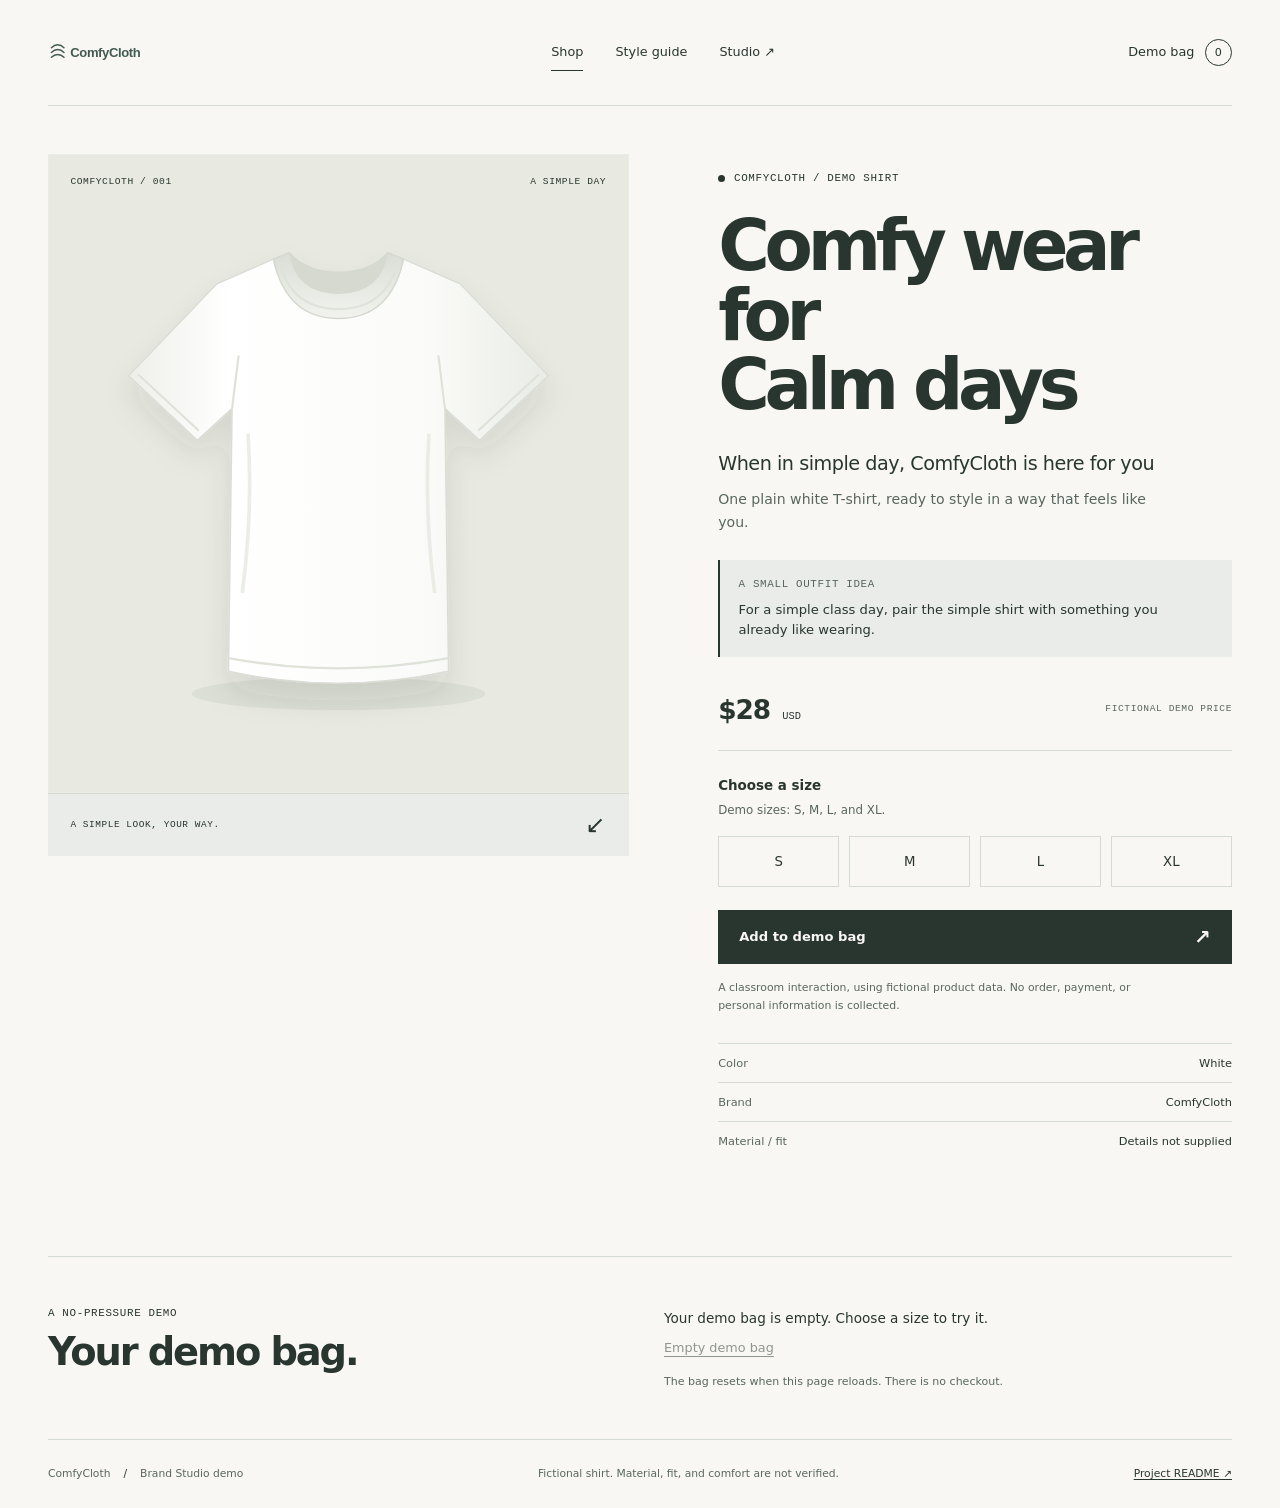
<file: public/index.html>
<!doctype html>
<html lang="en">
  <head>
    <meta charset="utf-8" />
    <meta name="viewport" content="width=device-width, initial-scale=1" />
    <meta
      name="description"
      content="ComfyCloth is a simple-day T-shirt brand concept. Explore its fictional demo storefront and outfit idea."
    />
    <title>ComfyCloth — Comfy wear for Calm days</title>
    <link rel="icon" href="data:," />
    <link rel="stylesheet" href="styles.css" />
    <script src="shop.js" defer></script>
  </head>
  <body>
    <a class="skip-link" href="#main">Skip to content</a>
    <header class="site-header wrap">
      <a
        class="brand-link"
        href="index.html"
        aria-label="ComfyCloth storefront home"
        ><img
          class="wordmark"
          src="assets/comfycloth-logo.svg"
          alt="ComfyCloth"
          width="150"
          height="31"
      /></a>
      <nav class="main-nav" aria-label="Main navigation">
        <a class="nav-link" href="index.html" aria-current="page">Shop</a>
        <a class="nav-link" href="styleguide.html">Style guide</a>
        <a class="nav-link" href="studio.html"
          >Studio <span aria-hidden="true">↗</span></a
        >
      </nav>
      <a class="bag-link" href="#demo-bag" aria-label="View demo bag"
        >Demo bag <span id="bag-count" class="bag-count">0</span></a
      >
    </header>

    <main id="main">
      <section class="product-section wrap" aria-labelledby="product-title">
        <div class="product-visual">
          <div class="visual-label">
            <span>COMFYCLOTH / 001</span><span>A simple day</span>
          </div>
          <img
            class="shirt-image"
            src="assets/white-shirt.svg"
            alt="Plain white, unbranded short-sleeved T-shirt"
            width="800"
            height="880"
            fetchpriority="high"
          />
          <div class="image-caption">
            <span>A simple look, your way.</span
            ><span aria-hidden="true">↙</span>
          </div>
        </div>
        <div class="product-information">
          <p class="eyebrow">
            <span class="status-dot" aria-hidden="true"></span> ComfyCloth /
            Demo shirt
          </p>
          <h1 id="product-title">Comfy wear for<br />Calm days</h1>
          <p class="product-intro">
            When in simple day, ComfyCloth is here for you
          </p>
          <p class="muted product-description">
            One plain white T-shirt, ready to style in a way that feels like
            you.
          </p>
          <aside class="styling-tip" aria-label="Free outfit idea">
            <p class="eyebrow">A small outfit idea</p>
            <p class="tip-copy">
              For a simple class day, pair the simple shirt with something you
              already like wearing.
            </p>
          </aside>
          <div class="price-row">
            <p class="price">$28 <span>USD</span></p>
            <span class="micro-label">Fictional demo price</span>
          </div>
          <form id="product-form" class="product-form" novalidate>
            <fieldset aria-describedby="size-help size-error">
              <legend>Choose a size</legend>
              <p id="size-help" class="field-help">
                Demo sizes: S, M, L, and XL.
              </p>
              <div class="size-options">
                <label class="size-option"
                  ><input type="radio" name="size" value="S" /><span
                    >S</span
                  ></label
                >
                <label class="size-option"
                  ><input type="radio" name="size" value="M" /><span
                    >M</span
                  ></label
                >
                <label class="size-option"
                  ><input type="radio" name="size" value="L" /><span
                    >L</span
                  ></label
                >
                <label class="size-option"
                  ><input type="radio" name="size" value="XL" /><span
                    >XL</span
                  ></label
                >
              </div>
              <p id="size-error" class="field-error" role="alert" hidden>
                Choose a size before adding the shirt to your demo bag.
              </p>
            </fieldset>
            <button class="button button-primary add-button" type="submit">
              Add to demo bag <span aria-hidden="true">↗</span>
            </button>
          </form>
          <p class="demo-disclaimer">
            A classroom interaction, using fictional product data. No order,
            payment, or personal information is collected.
          </p>
          <dl class="product-facts">
            <div>
              <dt>Color</dt>
              <dd>White</dd>
            </div>
            <div>
              <dt>Brand</dt>
              <dd>ComfyCloth</dd>
            </div>
            <div>
              <dt>Material / fit</dt>
              <dd>Details not supplied</dd>
            </div>
          </dl>
        </div>
      </section>

      <section
        id="demo-bag"
        class="bag-section wrap"
        aria-labelledby="bag-title"
      >
        <div>
          <p class="eyebrow">A no-pressure demo</p>
          <h2 id="bag-title">Your demo bag.</h2>
        </div>
        <div class="bag-details">
          <p
            id="bag-status"
            class="bag-message"
            role="status"
            aria-live="polite"
            aria-atomic="true"
          >
            Your demo bag is empty. Choose a size to try it.
          </p>
          <ul id="bag-items" class="bag-items"></ul>
          <button id="clear-bag" class="text-button" type="button" disabled>
            Empty demo bag
          </button>
          <p class="field-help">
            The bag resets when this page reloads. There is no checkout.
          </p>
        </div>
      </section>
    </main>
    <footer class="site-footer wrap">
      <p>
        ComfyCloth <span class="footer-separator"> / </span> Brand Studio demo
      </p>
      <p class="footer-tagline">
        Fictional shirt. Material, fit, and comfort are not verified.
      </p>
      <a href="https://github.com/kaw393939/is117-brand-studio#readme"
        >Project README <span aria-hidden="true">↗</span></a
      >
    </footer>
  </body>
</html>
</file>
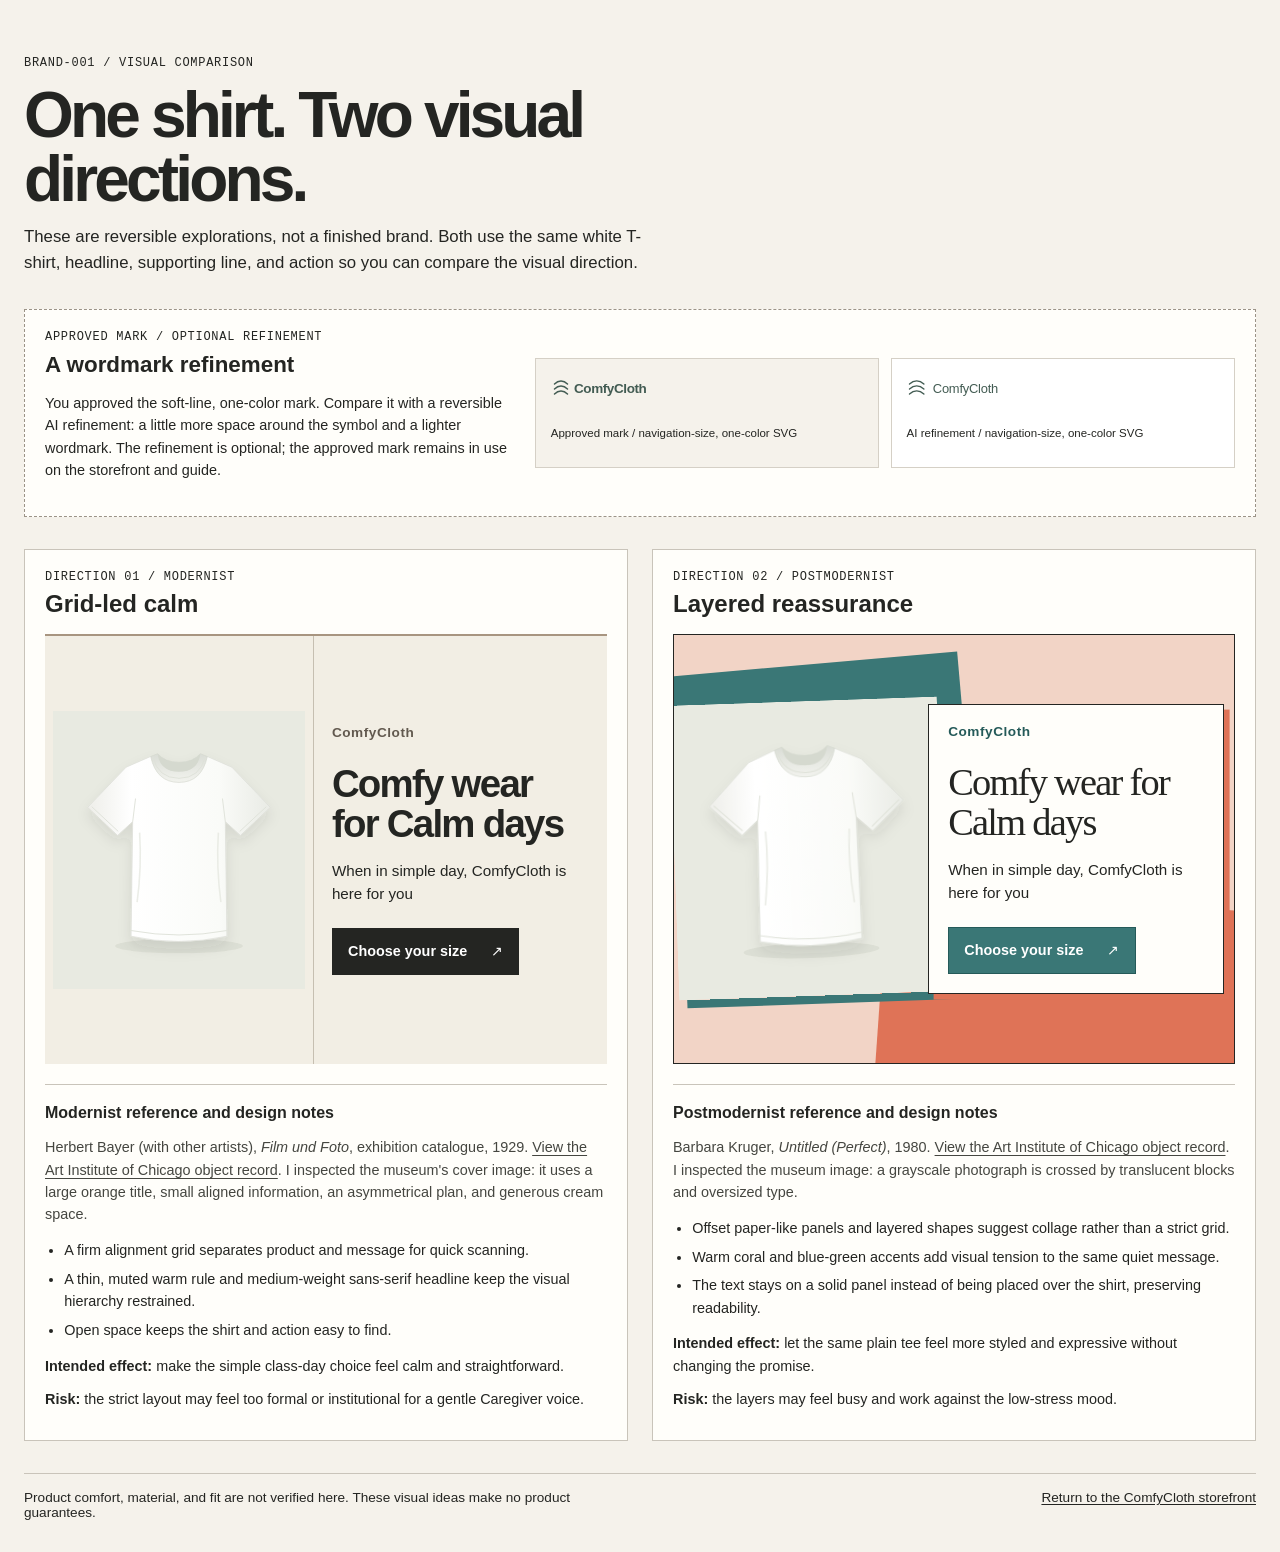
<file: public/explorations/index.html>
<!doctype html>
<html lang="en">
  <head>
    <meta charset="utf-8" />
    <meta name="viewport" content="width=device-width, initial-scale=1" />
    <meta
      name="description"
      content="Two annotated ComfyCloth hero explorations compare modernist and postmodernist visual approaches using identical copy and the same white T-shirt."
    />
    <title>ComfyCloth hero explorations</title>
    <link rel="icon" href="data:," />
    <link rel="stylesheet" href="explorations.css" />
  </head>
  <body>
    <a class="skip-link" href="#directions">Skip to hero explorations</a>
    <main class="exploration-page" id="directions">
      <header class="exploration-header">
        <p class="page-label">BRAND-001 / Visual comparison</p>
        <h1>One shirt. Two visual directions.</h1>
        <p class="page-intro">
          These are reversible explorations, not a finished brand. Both use the
          same white T-shirt, headline, supporting line, and action so you can
          compare the visual direction.
        </p>
      </header>

      <section class="logo-study" aria-labelledby="logo-study-title">
        <div>
          <p class="direction-number">Approved mark / Optional refinement</p>
          <h2 id="logo-study-title">A wordmark refinement</h2>
          <p class="logo-study-description">
            You approved the soft-line, one-color mark. Compare it with a
            reversible AI refinement: a little more space around the symbol and
            a lighter wordmark. The refinement is optional; the approved mark
            remains in use on the storefront and guide.
          </p>
        </div>
        <div class="logo-specimens">
          <div class="logo-specimen">
            <img
              src="../assets/comfycloth-logo.svg"
              alt="Approved ComfyCloth wordmark at a navigation-style size"
              width="155"
              height="32"
            />
            <p class="logo-specimen-caption">
              Approved mark / navigation-size, one-color SVG
            </p>
          </div>
          <div class="logo-specimen logo-specimen-mono">
            <img
              src="../assets/comfycloth-logo-refinement.svg"
              alt="ComfyCloth wordmark refinement at a navigation-style size"
              width="155"
              height="32"
            />
            <p class="logo-specimen-caption">
              AI refinement / navigation-size, one-color SVG
            </p>
          </div>
        </div>
      </section>

      <div class="direction-grid">
        <article class="direction direction-modernist">
          <header class="direction-heading">
            <p class="direction-number">Direction 01 / Modernist</p>
            <h2>Grid-led calm</h2>
          </header>
          <section
            class="hero-preview"
            aria-label="Modernist ComfyCloth hero preview"
          >
            <div class="hero-product">
              <img
                class="shirt-image"
                src="../assets/white-shirt.svg"
                alt="Plain white short-sleeved T-shirt"
                width="800"
                height="880"
              />
            </div>
            <div class="hero-copy">
              <p class="brand-name">ComfyCloth</p>
              <h3 class="hero-headline">Comfy wear for Calm days</h3>
              <p class="hero-support">
                When in simple day, ComfyCloth is here for you
              </p>
              <a class="hero-action" href="../index.html#product-form"
                >Choose your size <span aria-hidden="true">↗</span></a
              >
            </div>
          </section>
          <section class="design-notes" aria-labelledby="modernist-notes">
            <h3 id="modernist-notes">Modernist reference and design notes</h3>
            <p class="reference">
              Herbert Bayer (with other artists), <cite>Film und Foto</cite>,
              exhibition catalogue, 1929.
              <a
                href="https://www.artic.edu/artworks/199243/film-und-foto"
                target="_blank"
                rel="noreferrer"
                >View the Art Institute of Chicago object record</a
              >. I inspected the museum's cover image: it uses a large orange
              title, small aligned information, an asymmetrical plan, and
              generous cream space.
            </p>
            <ul>
              <li>
                A firm alignment grid separates product and message for quick
                scanning.
              </li>
              <li>
                A thin, muted warm rule and medium-weight sans-serif headline
                keep the visual hierarchy restrained.
              </li>
              <li>Open space keeps the shirt and action easy to find.</li>
            </ul>
            <p>
              <strong>Intended effect:</strong> make the simple class-day choice
              feel calm and straightforward.
            </p>
            <p>
              <strong>Risk:</strong> the strict layout may feel too formal or
              institutional for a gentle Caregiver voice.
            </p>
          </section>
        </article>

        <article class="direction direction-postmodern">
          <header class="direction-heading">
            <p class="direction-number">Direction 02 / Postmodernist</p>
            <h2>Layered reassurance</h2>
          </header>
          <section
            class="hero-preview"
            aria-label="Postmodernist ComfyCloth hero preview"
          >
            <div class="hero-product">
              <img
                class="shirt-image"
                src="../assets/white-shirt.svg"
                alt="Plain white short-sleeved T-shirt"
                width="800"
                height="880"
              />
            </div>
            <div class="hero-copy">
              <p class="brand-name">ComfyCloth</p>
              <h3 class="hero-headline">Comfy wear for Calm days</h3>
              <p class="hero-support">
                When in simple day, ComfyCloth is here for you
              </p>
              <a class="hero-action" href="../index.html#product-form"
                >Choose your size <span aria-hidden="true">↗</span></a
              >
            </div>
          </section>
          <section class="design-notes" aria-labelledby="postmodern-notes">
            <h3 id="postmodern-notes">
              Postmodernist reference and design notes
            </h3>
            <p class="reference">
              Barbara Kruger, <cite>Untitled (Perfect)</cite>, 1980.
              <a
                href="https://www.artic.edu/artworks/159464/untitled-perfect"
                target="_blank"
                rel="noreferrer"
                >View the Art Institute of Chicago object record</a
              >. I inspected the museum image: a grayscale photograph is crossed
              by translucent blocks and oversized type.
            </p>
            <ul>
              <li>
                Offset paper-like panels and layered shapes suggest collage
                rather than a strict grid.
              </li>
              <li>
                Warm coral and blue-green accents add visual tension to the same
                quiet message.
              </li>
              <li>
                The text stays on a solid panel instead of being placed over the
                shirt, preserving readability.
              </li>
            </ul>
            <p>
              <strong>Intended effect:</strong> let the same plain tee feel more
              styled and expressive without changing the promise.
            </p>
            <p>
              <strong>Risk:</strong> the layers may feel busy and work against
              the low-stress mood.
            </p>
          </section>
        </article>
      </div>

      <footer class="exploration-footer">
        <p>
          Product comfort, material, and fit are not verified here. These visual
          ideas make no product guarantees.
        </p>
        <a href="../index.html">Return to the ComfyCloth storefront</a>
      </footer>
    </main>
  </body>
</html>
</file>
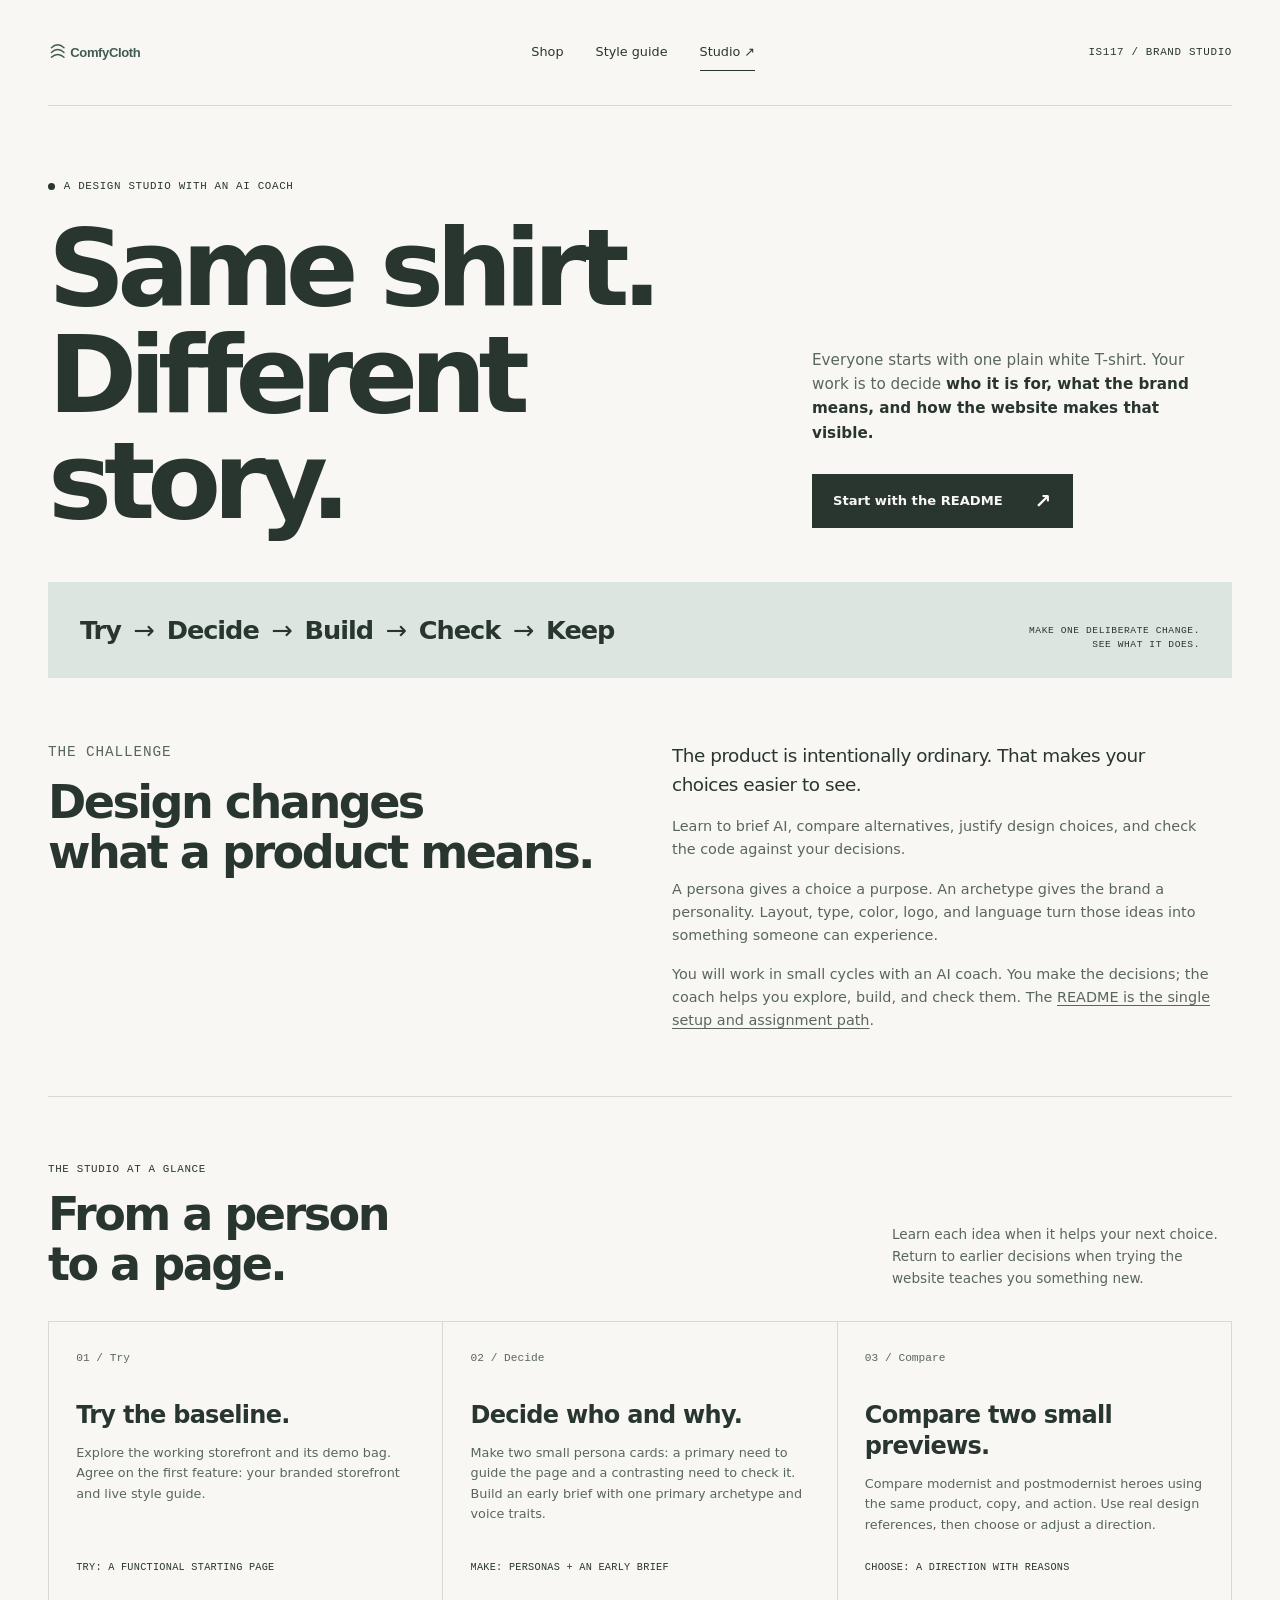
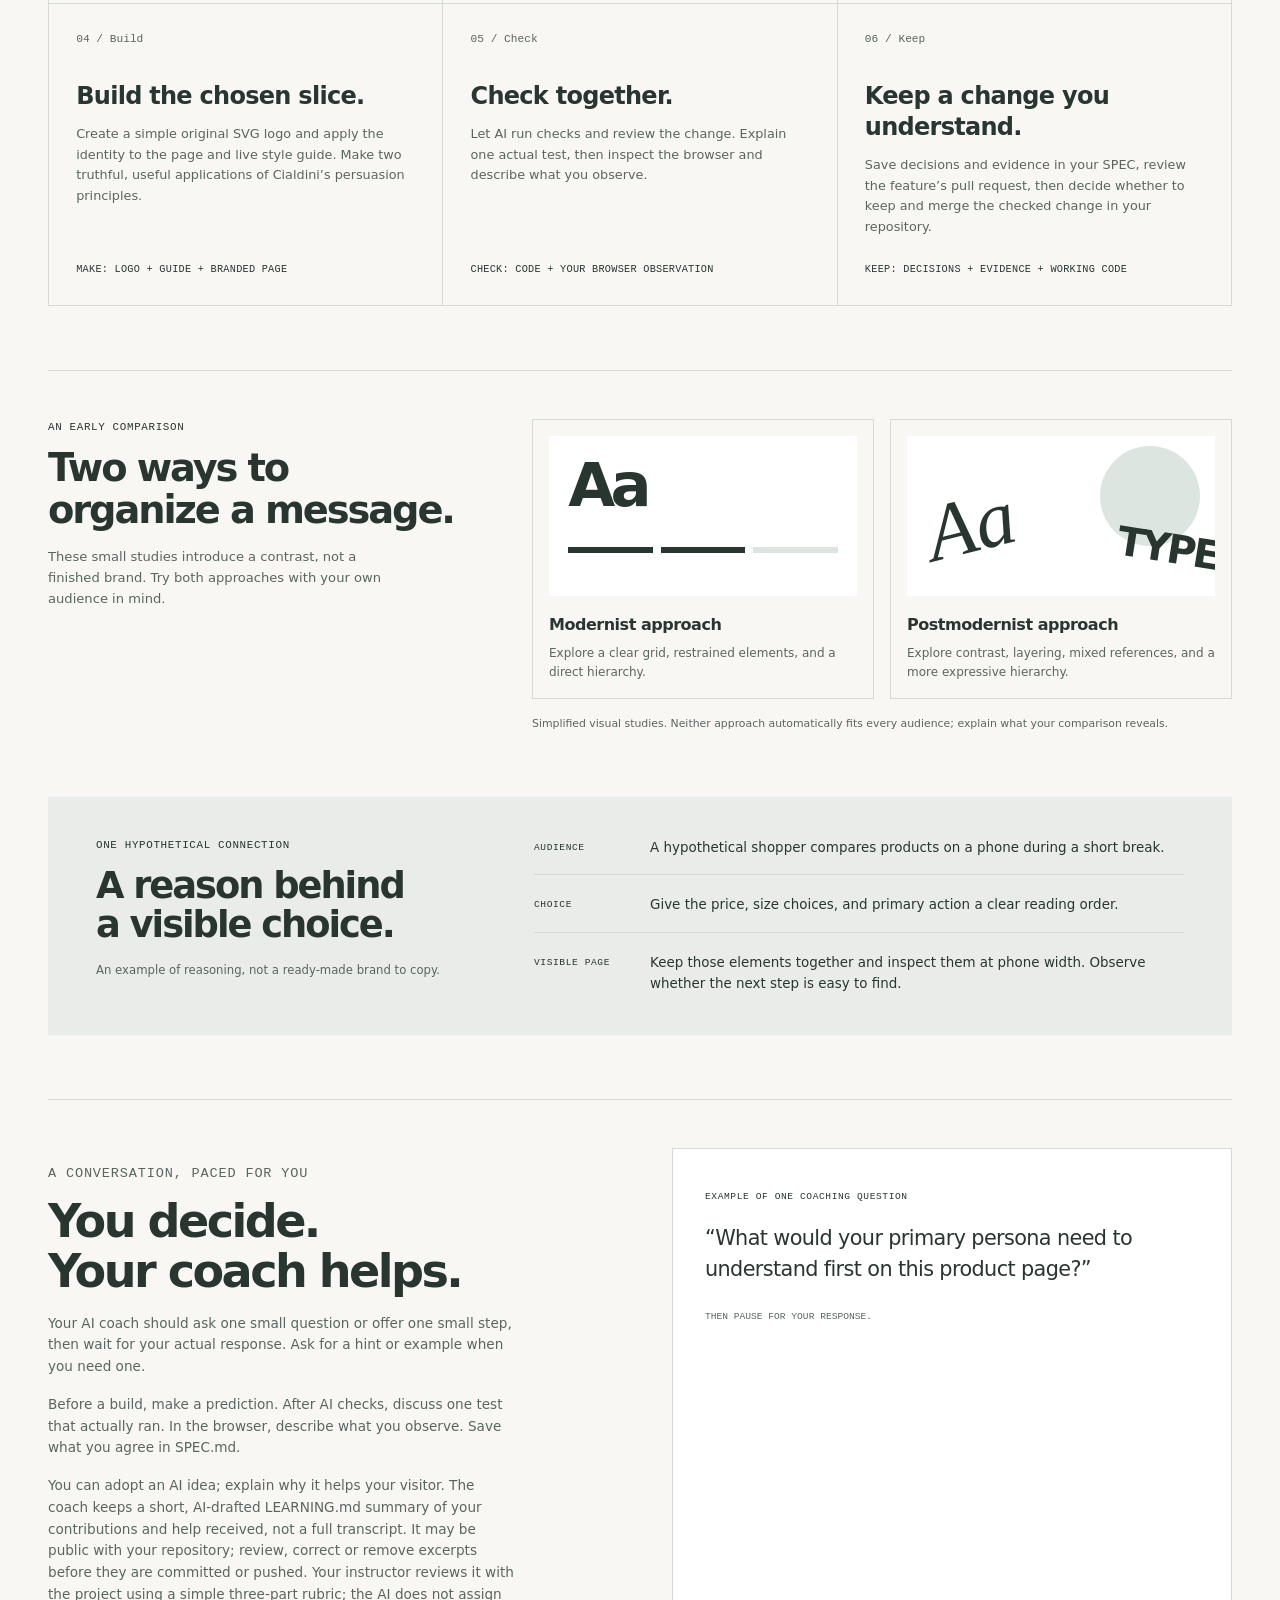
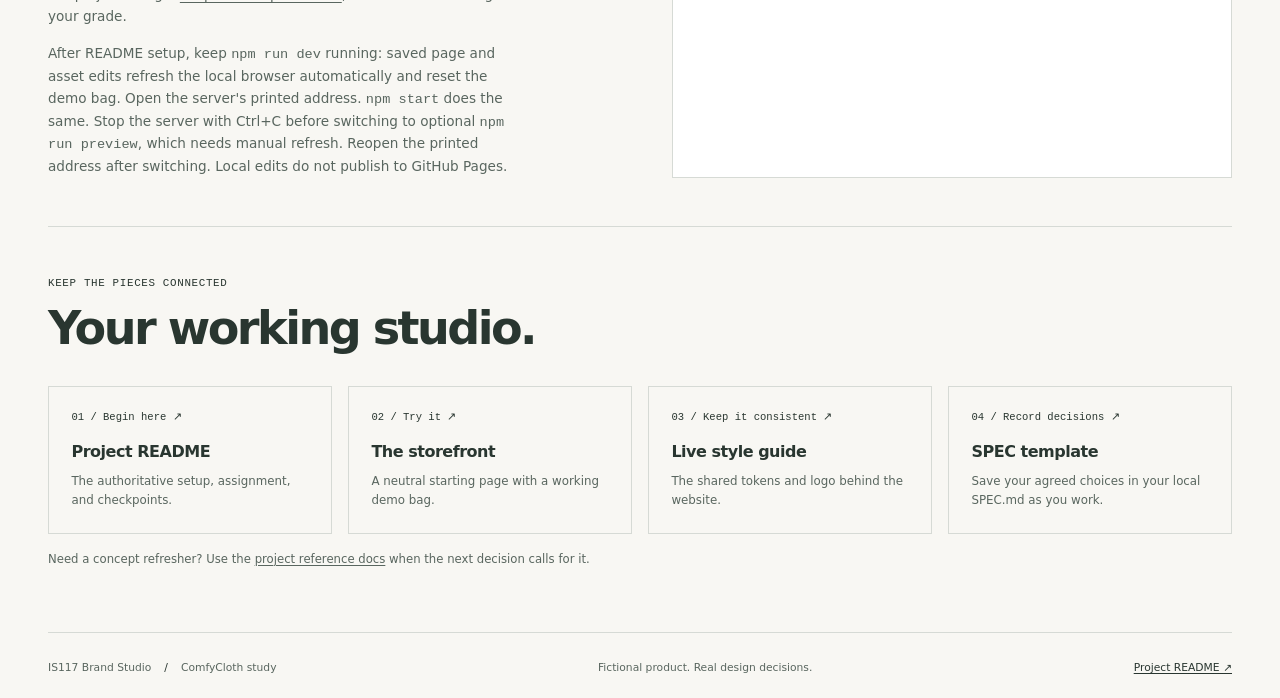
<file: public/studio.html>
<!doctype html>
<html lang="en">
  <head>
    <meta charset="utf-8" />
    <meta name="viewport" content="width=device-width, initial-scale=1" />
    <meta
      name="description"
      content="IS117 Brand Studio: turn one plain white T-shirt into a deliberate brand and website, with an AI coach and decisions you can explain."
    />
    <title>Same shirt. Different story. — IS117 Brand Studio</title>
    <link rel="icon" href="data:," />
    <link rel="stylesheet" href="styles.css" />
    <link rel="stylesheet" href="studio.css" />
  </head>
  <body>
    <a class="skip-link" href="#main">Skip to content</a>
    <header class="site-header wrap">
      <a
        class="brand-link"
        href="index.html"
        aria-label="ComfyCloth storefront home"
        ><img
          class="wordmark"
          src="assets/comfycloth-logo.svg"
          alt="ComfyCloth"
          width="150"
          height="31"
      /></a>
      <nav class="main-nav" aria-label="Main navigation">
        <a class="nav-link" href="index.html">Shop</a
        ><a class="nav-link" href="styleguide.html">Style guide</a
        ><a class="nav-link" href="studio.html" aria-current="page"
          >Studio <span aria-hidden="true">↗</span></a
        >
      </nav>
      <span class="micro-label">IS117 / Brand Studio</span>
    </header>
    <main id="main">
      <section
        class="page-hero studio-hero wrap"
        aria-labelledby="studio-title"
      >
        <p class="eyebrow">
          <span class="status-dot" aria-hidden="true"></span> A design studio
          with an AI coach
        </p>
        <h1 id="studio-title">Same shirt.<br />Different story.</h1>
        <div class="hero-summary">
          <p>
            Everyone starts with one plain white T-shirt. Your work is to decide
            <strong
              >who it is for, what the brand means, and how the website makes
              that visible.</strong
            >
          </p>
          <a
            class="button button-primary"
            href="https://github.com/kaw393939/is117-brand-studio#readme"
            >Start with the README <span aria-hidden="true">↗</span></a
          >
        </div>
      </section>
      <div class="studio-ribbon wrap">
        <p class="cycle">
          Try <span aria-hidden="true">→</span> Decide
          <span aria-hidden="true">→</span> Build
          <span aria-hidden="true">→</span> Check
          <span aria-hidden="true">→</span> Keep
        </p>
        <p class="micro-label">
          Make one deliberate change.<br />See what it does.
        </p>
      </div>

      <section class="studio-intro wrap" aria-labelledby="why-title">
        <div>
          <p class="eyebrow">The challenge</p>
          <h2 id="why-title">Design changes<br />what a product means.</h2>
        </div>
        <div>
          <p class="lead">
            The product is intentionally ordinary. That makes your choices
            easier to see.
          </p>
          <p>
            Learn to brief AI, compare alternatives, justify design choices, and
            check the code against your decisions.
          </p>
          <p>
            A persona gives a choice a purpose. An archetype gives the brand a
            personality. Layout, type, color, logo, and language turn those
            ideas into something someone can experience.
          </p>
          <p>
            You will work in small cycles with an AI coach. You make the
            decisions; the coach helps you explore, build, and check them. The
            <a href="https://github.com/kaw393939/is117-brand-studio#readme"
              >README is the single setup and assignment path</a
            >.
          </p>
        </div>
      </section>

      <section class="path-section wrap" aria-labelledby="path-title">
        <div class="path-intro">
          <div>
            <p class="eyebrow">The studio at a glance</p>
            <h2 id="path-title">From a person<br />to a page.</h2>
          </div>
          <p>
            Learn each idea when it helps your next choice. Return to earlier
            decisions when trying the website teaches you something new.
          </p>
        </div>
        <ol class="studio-path">
          <li>
            <span class="stage-number">01 / Try</span>
            <h3>Try the baseline.</h3>
            <p>
              Explore the working storefront and its demo bag. Agree on the
              first feature: your branded storefront and live style guide.
            </p>
            <p class="stage-output">Try: a functional starting page</p>
          </li>
          <li>
            <span class="stage-number">02 / Decide</span>
            <h3>Decide who and why.</h3>
            <p>
              Make two small persona cards: a primary need to guide the page and
              a contrasting need to check it. Build an early brief with one
              primary archetype and voice traits.
            </p>
            <p class="stage-output">Make: personas + an early brief</p>
          </li>
          <li>
            <span class="stage-number">03 / Compare</span>
            <h3>Compare two small previews.</h3>
            <p>
              Compare modernist and postmodernist heroes using the same product,
              copy, and action. Use real design references, then choose or
              adjust a direction.
            </p>
            <p class="stage-output">Choose: a direction with reasons</p>
          </li>
          <li>
            <span class="stage-number">04 / Build</span>
            <h3>Build the chosen slice.</h3>
            <p>
              Create a simple original SVG logo and apply the identity to the
              page and live style guide. Make two truthful, useful applications
              of Cialdini’s persuasion principles.
            </p>
            <p class="stage-output">Make: logo + guide + branded page</p>
          </li>
          <li>
            <span class="stage-number">05 / Check</span>
            <h3>Check together.</h3>
            <p>
              Let AI run checks and review the change. Explain one actual test,
              then inspect the browser and describe what you observe.
            </p>
            <p class="stage-output">Check: code + your browser observation</p>
          </li>
          <li>
            <span class="stage-number">06 / Keep</span>
            <h3>Keep a change you understand.</h3>
            <p>
              Save decisions and evidence in your SPEC, review the feature’s
              pull request, then decide whether to keep and merge the checked
              change in your repository.
            </p>
            <p class="stage-output">
              Keep: decisions + evidence + working code
            </p>
          </li>
        </ol>
      </section>

      <section
        class="comparison-section wrap"
        aria-labelledby="comparison-title"
      >
        <div>
          <p class="eyebrow">An early comparison</p>
          <h2 id="comparison-title">Two ways to<br />organize a message.</h2>
          <p class="comparison-description">
            These small studies introduce a contrast, not a finished brand. Try
            both approaches with your own audience in mind.
          </p>
        </div>
        <div class="comparison-grid">
          <article class="direction-card">
            <div class="direction-sketch modern-sketch" aria-hidden="true">
              <i></i><i></i><i></i>
            </div>
            <h3>Modernist approach</h3>
            <p>
              Explore a clear grid, restrained elements, and a direct hierarchy.
            </p>
          </article>
          <article class="direction-card">
            <div class="direction-sketch postmodern-sketch" aria-hidden="true">
              <i></i>
            </div>
            <h3>Postmodernist approach</h3>
            <p>
              Explore contrast, layering, mixed references, and a more
              expressive hierarchy.
            </p>
          </article>
          <p class="comparison-caption">
            Simplified visual studies. Neither approach automatically fits every
            audience; explain what your comparison reveals.
          </p>
        </div>
      </section>

      <section class="example-section wrap" aria-labelledby="example-title">
        <div>
          <p class="eyebrow">One hypothetical connection</p>
          <h2 id="example-title">A reason behind<br />a visible choice.</h2>
          <p class="guide-note">
            An example of reasoning, not a ready-made brand to copy.
          </p>
        </div>
        <div class="example-chain">
          <div class="example-step">
            <span class="micro-label">Audience</span>
            <p>
              A hypothetical shopper compares products on a phone during a short
              break.
            </p>
          </div>
          <div class="example-step">
            <span class="micro-label">Choice</span>
            <p>
              Give the price, size choices, and primary action a clear reading
              order.
            </p>
          </div>
          <div class="example-step">
            <span class="micro-label">Visible page</span>
            <p>
              Keep those elements together and inspect them at phone width.
              Observe whether the next step is easy to find.
            </p>
          </div>
        </div>
      </section>

      <section class="coach-section wrap" aria-labelledby="coach-title">
        <div>
          <p class="eyebrow">A conversation, paced for you</p>
          <h2 id="coach-title">You decide.<br />Your coach helps.</h2>
          <p>
            Your AI coach should ask one small question or offer one small step,
            then wait for your actual response. Ask for a hint or example when
            you need one.
          </p>
          <p>
            Before a build, make a prediction. After AI checks, discuss one test
            that actually ran. In the browser, describe what you observe. Save
            what you agree in SPEC.md.
          </p>
          <p>
            You can adopt an AI idea; explain why it helps your visitor. The
            coach keeps a short, AI-drafted LEARNING.md summary of your
            contributions and help received, not a full transcript. It may be
            public with your repository; review, correct or remove excerpts
            before they are committed or pushed. Your instructor reviews it with
            the project using a
            <a
              href="https://github.com/kaw393939/is117-brand-studio/blob/main/docs/assessment.md"
              >simple three-part rubric</a
            >; the AI does not assign your grade.
          </p>
          <p>
            After README setup, keep <code>npm run dev</code> running: saved
            page and asset edits refresh the local browser automatically and
            reset the demo bag. Open the server's printed address.
            <code>npm start</code> does the same. Stop the server with Ctrl+C
            before switching to optional <code>npm run preview</code>, which
            needs manual refresh. Reopen the printed address after switching.
            Local edits do not publish to GitHub Pages.
          </p>
        </div>
        <blockquote class="coach-quote">
          <span class="micro-label">Example of one coaching question</span>
          <p>
            “What would your primary persona need to understand first on this
            product page?”
          </p>
          <footer>Then pause for your response.</footer>
        </blockquote>
      </section>

      <section class="resource-section wrap" aria-labelledby="resources-title">
        <p class="eyebrow">Keep the pieces connected</p>
        <h2 id="resources-title">Your working studio.</h2>
        <div class="resource-grid">
          <a
            class="resource-card"
            href="https://github.com/kaw393939/is117-brand-studio#readme"
            ><span>01 / Begin here ↗</span>
            <h3>Project README</h3>
            <p>The authoritative setup, assignment, and checkpoints.</p></a
          >
          <a class="resource-card" href="index.html"
            ><span>02 / Try it ↗</span>
            <h3>The storefront</h3>
            <p>A neutral starting page with a working demo bag.</p></a
          >
          <a class="resource-card" href="styleguide.html"
            ><span>03 / Keep it consistent ↗</span>
            <h3>Live style guide</h3>
            <p>The shared tokens and logo behind the website.</p></a
          >
          <a
            class="resource-card"
            href="https://github.com/kaw393939/is117-brand-studio/blob/main/SPEC.md"
            ><span>04 / Record decisions ↗</span>
            <h3>SPEC template</h3>
            <p>
              Save your agreed choices in your local SPEC.md as you work.
            </p></a
          >
        </div>
        <p class="guide-note">
          Need a concept refresher? Use the
          <a
            href="https://github.com/kaw393939/is117-brand-studio/tree/main/docs"
            >project reference docs</a
          >
          when the next decision calls for it.
        </p>
      </section>
    </main>
    <footer class="site-footer wrap">
      <p>
        IS117 Brand Studio <span class="footer-separator"> / </span>
        ComfyCloth study
      </p>
      <p class="footer-tagline">Fictional product. Real design decisions.</p>
      <a href="https://github.com/kaw393939/is117-brand-studio#readme"
        >Project README <span aria-hidden="true">↗</span></a
      >
    </footer>
  </body>
</html>
</file>
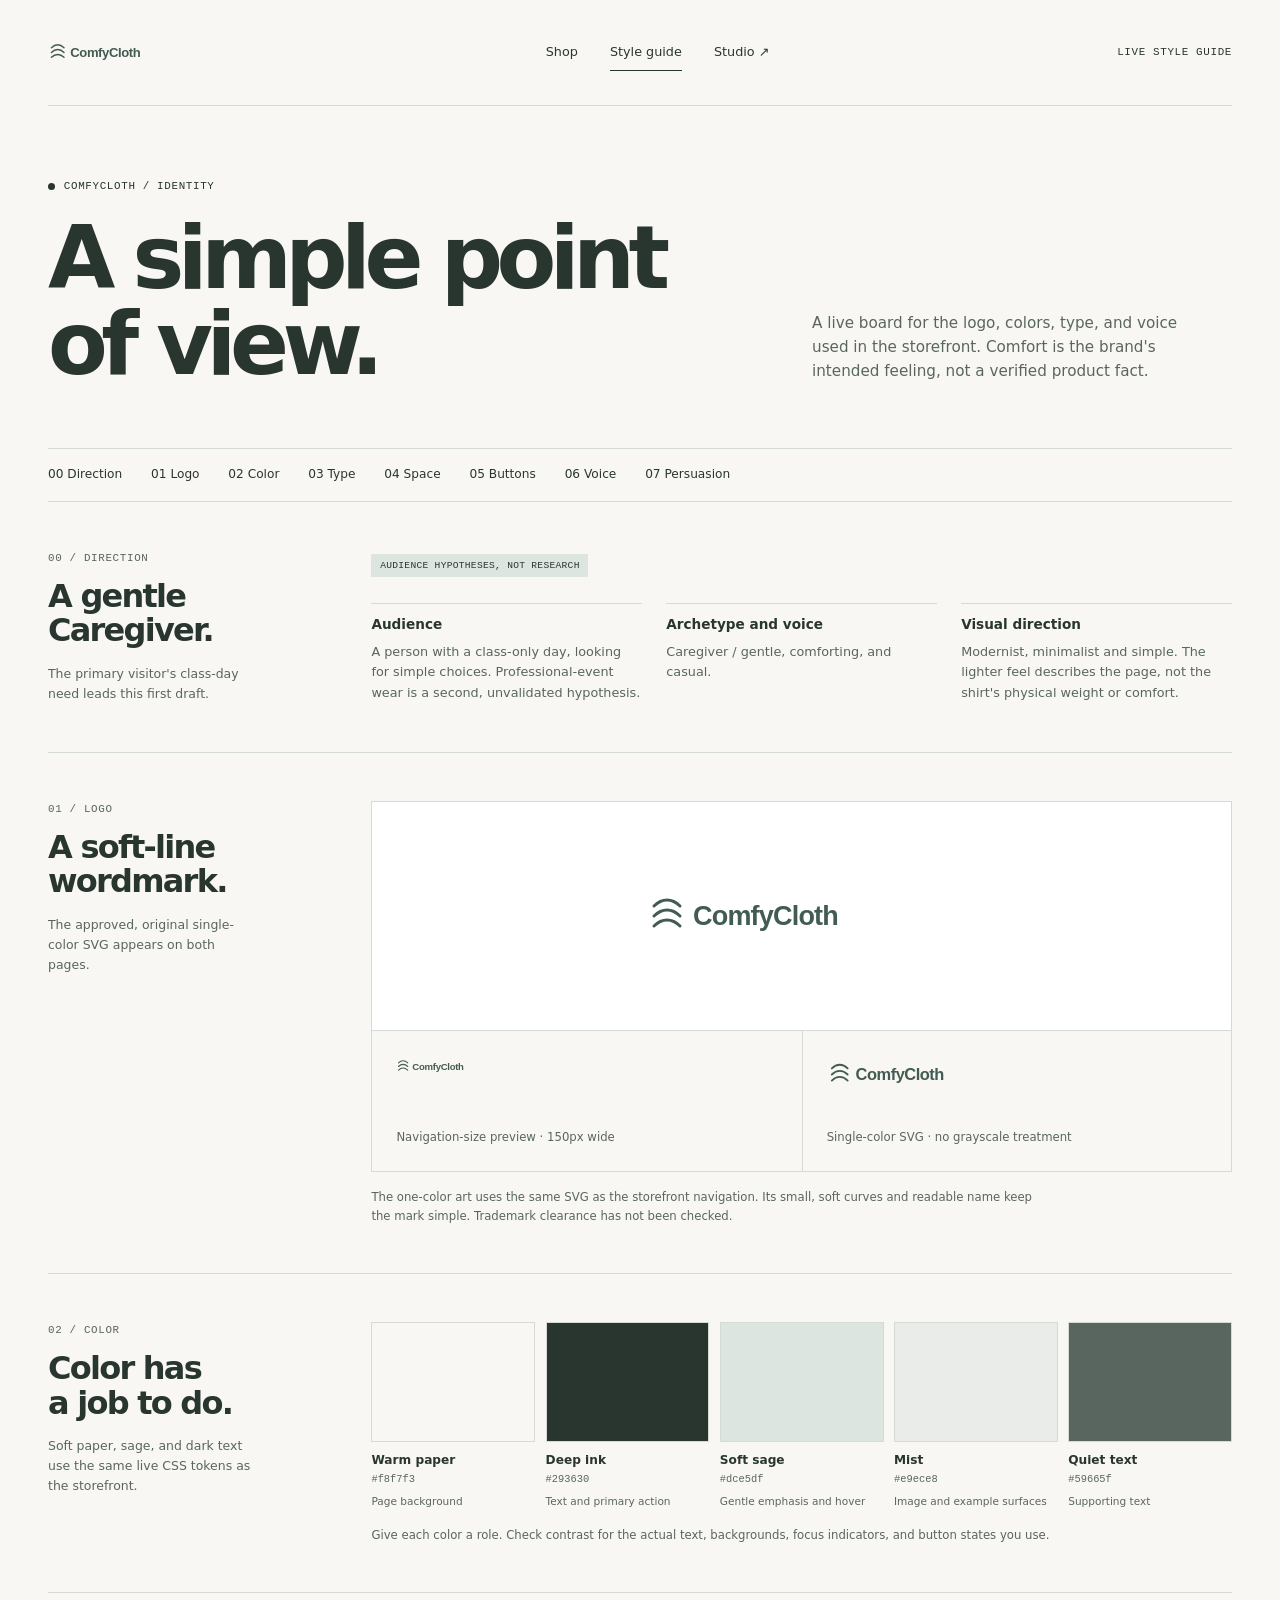
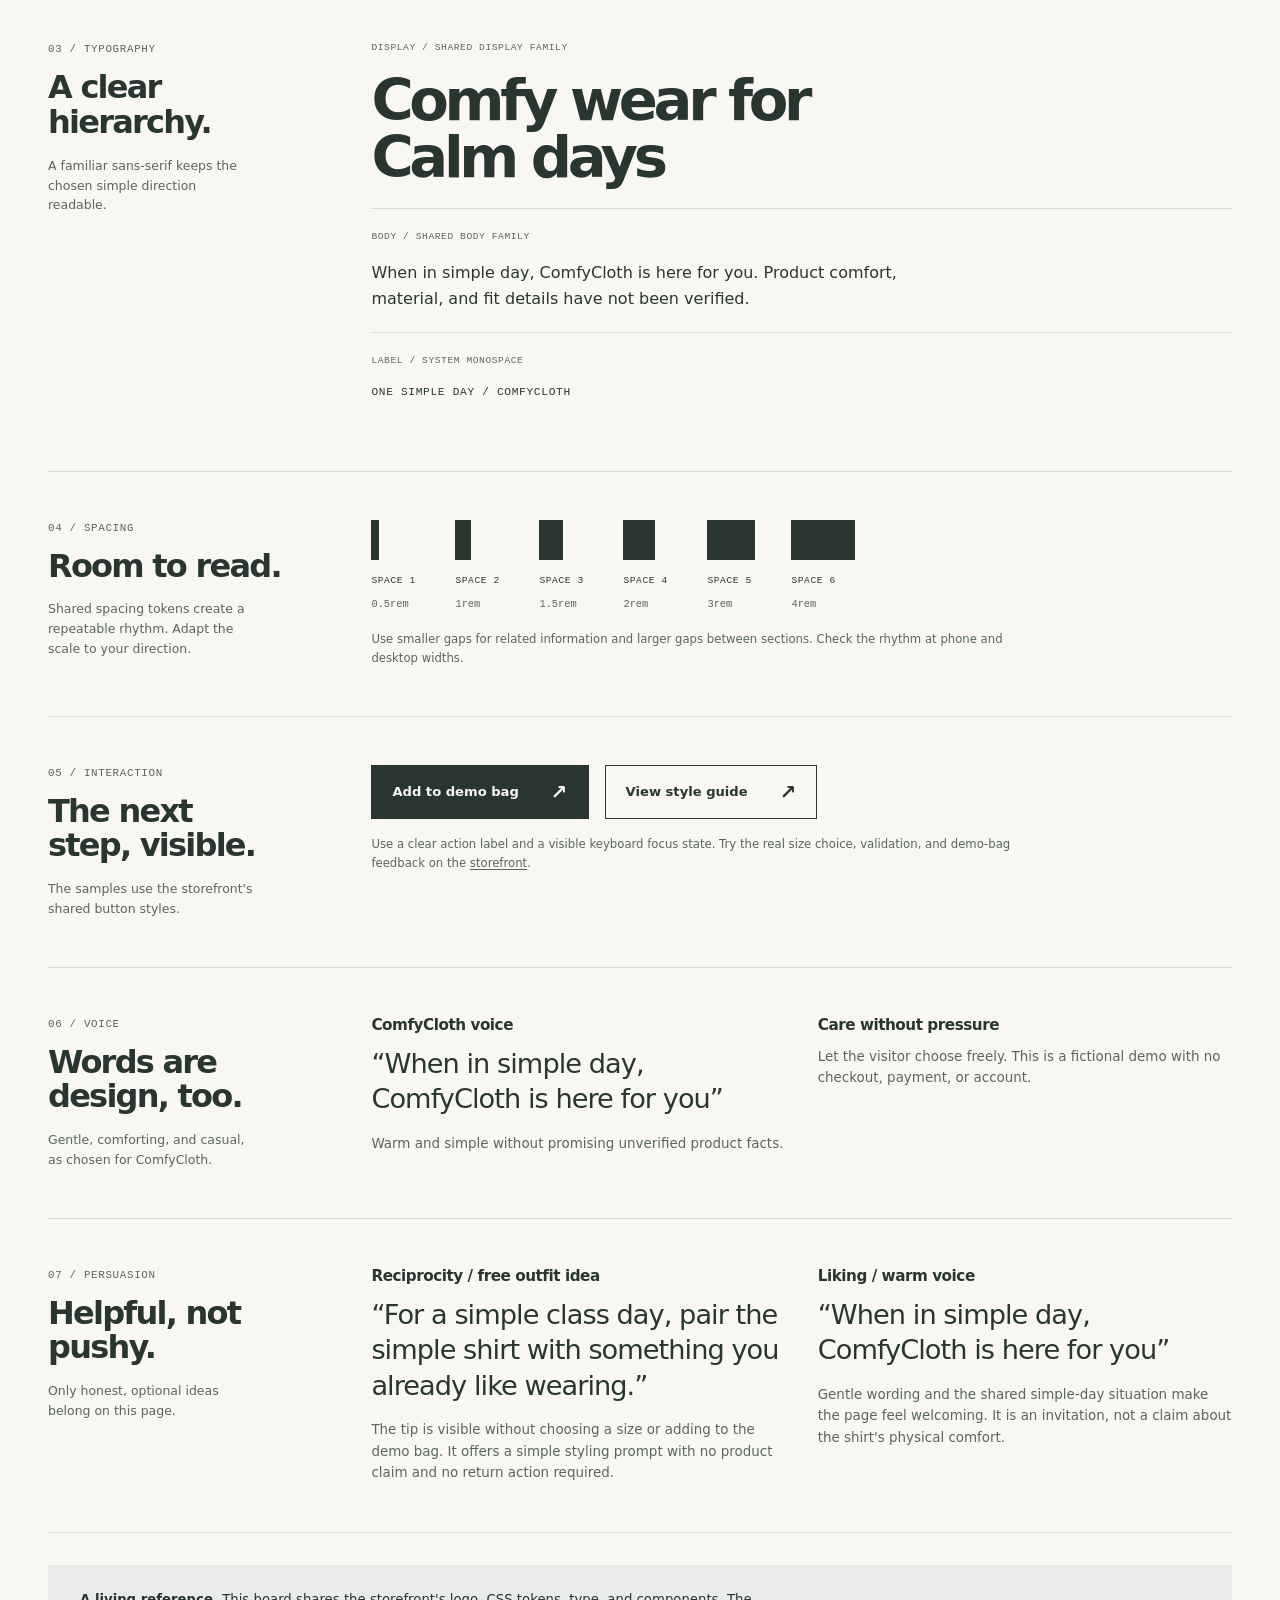
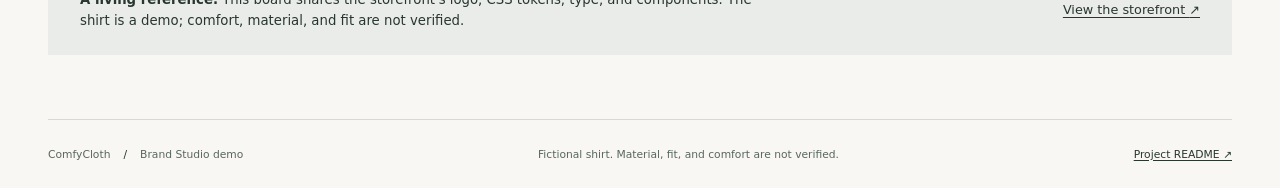
<file: public/styleguide.html>
<!doctype html>
<html lang="en">
  <head>
    <meta charset="utf-8" />
    <meta name="viewport" content="width=device-width, initial-scale=1" />
    <meta
      name="description"
      content="The live ComfyCloth style guide: one shared logo, color system, typography, and storefront voice."
    />
    <title>ComfyCloth — Live style guide</title>
    <link rel="icon" href="data:," />
    <link rel="stylesheet" href="styles.css" />
    <script src="styleguide.js" defer></script>
  </head>
  <body>
    <a class="skip-link" href="#main">Skip to content</a>
    <header class="site-header wrap">
      <a
        class="brand-link"
        href="index.html"
        aria-label="ComfyCloth storefront home"
        ><img
          class="wordmark"
          src="assets/comfycloth-logo.svg"
          alt="ComfyCloth"
          width="150"
          height="31"
      /></a>
      <nav class="main-nav" aria-label="Main navigation">
        <a class="nav-link" href="index.html">Shop</a
        ><a class="nav-link" href="styleguide.html" aria-current="page"
          >Style guide</a
        ><a class="nav-link" href="studio.html"
          >Studio <span aria-hidden="true">↗</span></a
        >
      </nav>
      <span class="micro-label">Live style guide</span>
    </header>
    <main id="main">
      <section class="page-hero wrap" aria-labelledby="guide-title">
        <p class="eyebrow">
          <span class="status-dot" aria-hidden="true"></span> ComfyCloth /
          Identity
        </p>
        <h1 id="guide-title">A simple point<br />of view.</h1>
        <p class="hero-summary">
          A live board for the logo, colors, type, and voice used in the
          storefront. Comfort is the brand's intended feeling, not a verified
          product fact.
        </p>
      </section>
      <nav class="page-subnav wrap" aria-label="Style guide sections">
        <a class="section-link" href="#direction">00 Direction</a
        ><a class="section-link" href="#logo">01 Logo</a
        ><a class="section-link" href="#palette">02 Color</a
        ><a class="section-link" href="#type">03 Type</a
        ><a class="section-link" href="#spacing">04 Space</a
        ><a class="section-link" href="#buttons">05 Buttons</a
        ><a class="section-link" href="#voice">06 Voice</a
        ><a class="section-link" href="#persuasion">07 Persuasion</a>
      </nav>

      <section
        id="direction"
        class="guide-section wrap"
        aria-labelledby="direction-title"
      >
        <div class="section-heading">
          <span class="section-number">00 / Direction</span>
          <h2 id="direction-title">A gentle<br />Caregiver.</h2>
          <p>The primary visitor's class-day need leads this first draft.</p>
        </div>
        <div class="guide-content">
          <span class="draft-label">Audience hypotheses, not research</span>
          <div class="decision-grid">
            <div>
              <h3>Audience</h3>
              <p>
                A person with a class-only day, looking for simple choices.
                Professional-event wear is a second, unvalidated hypothesis.
              </p>
            </div>
            <div>
              <h3>Archetype and voice</h3>
              <p>Caregiver / gentle, comforting, and casual.</p>
            </div>
            <div>
              <h3>Visual direction</h3>
              <p>
                Modernist, minimalist and simple. The lighter feel describes the
                page, not the shirt's physical weight or comfort.
              </p>
            </div>
          </div>
        </div>
      </section>

      <section
        id="logo"
        class="guide-section wrap"
        aria-labelledby="logo-title"
      >
        <div class="section-heading">
          <span class="section-number">01 / Logo</span>
          <h2 id="logo-title">A soft-line<br />wordmark.</h2>
          <p>The approved, original single-color SVG appears on both pages.</p>
        </div>
        <div class="guide-content">
          <div class="logo-board">
            <img
              src="assets/comfycloth-logo.svg"
              alt="ComfyCloth wordmark"
              width="310"
              height="64"
            />
          </div>
          <div class="logo-variants">
            <div class="logo-variant">
              <img
                class="logo-small"
                src="assets/comfycloth-logo.svg"
                alt="ComfyCloth wordmark at navigation size"
                width="150"
                height="31"
              />
              <p>Navigation-size preview · 150px wide</p>
            </div>
            <div class="logo-variant">
              <img
                class="logo-mono"
                src="assets/comfycloth-logo.svg"
                alt="The same one-color ComfyCloth SVG on white"
                width="190"
                height="39"
              />
              <p>Single-color SVG · no grayscale treatment</p>
            </div>
          </div>
          <p class="guide-note">
            The one-color art uses the same SVG as the storefront navigation.
            Its small, soft curves and readable name keep the mark simple.
            Trademark clearance has not been checked.
          </p>
        </div>
      </section>

      <section
        id="palette"
        class="guide-section wrap"
        aria-labelledby="palette-title"
      >
        <div class="section-heading">
          <span class="section-number">02 / Color</span>
          <h2 id="palette-title">Color has<br />a job to do.</h2>
          <p>
            Soft paper, sage, and dark text use the same live CSS tokens as the
            storefront.
          </p>
        </div>
        <div class="guide-content">
          <div class="palette-grid">
            <article class="palette-card">
              <div
                class="color-swatch"
                style="--swatch-color: var(--color-paper)"
              ></div>
              <h3>Warm paper</h3>
              <code data-color-token="--color-paper">CSS token</code>
              <p>Page background</p>
            </article>
            <article class="palette-card">
              <div
                class="color-swatch"
                style="--swatch-color: var(--color-ink)"
              ></div>
              <h3>Deep ink</h3>
              <code data-color-token="--color-ink">CSS token</code>
              <p>Text and primary action</p>
            </article>
            <article class="palette-card">
              <div
                class="color-swatch"
                style="--swatch-color: var(--color-accent)"
              ></div>
              <h3>Soft sage</h3>
              <code data-color-token="--color-accent">CSS token</code>
              <p>Gentle emphasis and hover</p>
            </article>
            <article class="palette-card">
              <div
                class="color-swatch"
                style="--swatch-color: var(--color-soft)"
              ></div>
              <h3>Mist</h3>
              <code data-color-token="--color-soft">CSS token</code>
              <p>Image and example surfaces</p>
            </article>
            <article class="palette-card">
              <div
                class="color-swatch"
                style="--swatch-color: var(--color-muted)"
              ></div>
              <h3>Quiet text</h3>
              <code data-color-token="--color-muted">CSS token</code>
              <p>Supporting text</p>
            </article>
          </div>
          <p class="guide-note">
            Give each color a role. Check contrast for the actual text,
            backgrounds, focus indicators, and button states you use.
          </p>
        </div>
      </section>

      <section
        id="type"
        class="guide-section wrap"
        aria-labelledby="type-title"
      >
        <div class="section-heading">
          <span class="section-number">03 / Typography</span>
          <h2 id="type-title">A clear<br />hierarchy.</h2>
          <p>
            A familiar sans-serif keeps the chosen simple direction readable.
          </p>
        </div>
        <div class="guide-content">
          <div class="type-specimen">
            <span class="type-label">Display / shared display family</span>
            <p class="type-display">Comfy wear for<br />Calm days</p>
          </div>
          <div class="type-specimen">
            <span class="type-label">Body / shared body family</span>
            <p class="type-body">
              When in simple day, ComfyCloth is here for you. Product comfort,
              material, and fit details have not been verified.
            </p>
          </div>
          <div class="type-specimen">
            <span class="type-label">Label / system monospace</span>
            <p class="type-mono">One simple day / ComfyCloth</p>
          </div>
        </div>
      </section>

      <section
        id="spacing"
        class="guide-section wrap"
        aria-labelledby="spacing-title"
      >
        <div class="section-heading">
          <span class="section-number">04 / Spacing</span>
          <h2 id="spacing-title">Room to read.</h2>
          <p>
            Shared spacing tokens create a repeatable rhythm. Adapt the scale to
            your direction.
          </p>
        </div>
        <div class="guide-content">
          <div class="spacing-grid">
            <div class="spacing-token">
              <div
                class="spacing-bar"
                style="--token-size: var(--space-1)"
              ></div>
              <span class="token-name">Space 1</span
              ><code data-space-token="--space-1">CSS token</code>
            </div>
            <div class="spacing-token">
              <div
                class="spacing-bar"
                style="--token-size: var(--space-2)"
              ></div>
              <span class="token-name">Space 2</span
              ><code data-space-token="--space-2">CSS token</code>
            </div>
            <div class="spacing-token">
              <div
                class="spacing-bar"
                style="--token-size: var(--space-3)"
              ></div>
              <span class="token-name">Space 3</span
              ><code data-space-token="--space-3">CSS token</code>
            </div>
            <div class="spacing-token">
              <div
                class="spacing-bar"
                style="--token-size: var(--space-4)"
              ></div>
              <span class="token-name">Space 4</span
              ><code data-space-token="--space-4">CSS token</code>
            </div>
            <div class="spacing-token">
              <div
                class="spacing-bar"
                style="--token-size: var(--space-5)"
              ></div>
              <span class="token-name">Space 5</span
              ><code data-space-token="--space-5">CSS token</code>
            </div>
            <div class="spacing-token">
              <div
                class="spacing-bar"
                style="--token-size: var(--space-6)"
              ></div>
              <span class="token-name">Space 6</span
              ><code data-space-token="--space-6">CSS token</code>
            </div>
          </div>
          <p class="guide-note">
            Use smaller gaps for related information and larger gaps between
            sections. Check the rhythm at phone and desktop widths.
          </p>
        </div>
      </section>

      <section
        id="buttons"
        class="guide-section wrap"
        aria-labelledby="buttons-title"
      >
        <div class="section-heading">
          <span class="section-number">05 / Interaction</span>
          <h2 id="buttons-title">The next<br />step, visible.</h2>
          <p>The samples use the storefront's shared button styles.</p>
        </div>
        <div class="guide-content">
          <div class="button-samples">
            <span class="button button-primary"
              >Add to demo bag <span aria-hidden="true">↗</span></span
            ><span class="button button-secondary"
              >View style guide <span aria-hidden="true">↗</span></span
            >
          </div>
          <p class="guide-note">
            Use a clear action label and a visible keyboard focus state. Try the
            real size choice, validation, and demo-bag feedback on the
            <a href="index.html">storefront</a>.
          </p>
        </div>
      </section>

      <section
        id="voice"
        class="guide-section wrap"
        aria-labelledby="voice-title"
      >
        <div class="section-heading">
          <span class="section-number">06 / Voice</span>
          <h2 id="voice-title">Words are<br />design, too.</h2>
          <p>Gentle, comforting, and casual, as chosen for ComfyCloth.</p>
        </div>
        <div class="guide-content">
          <div class="voice-grid">
            <div>
              <h3>ComfyCloth voice</h3>
              <p class="voice-example">
                “When in simple day, ComfyCloth is here for you”
              </p>
              <p>Warm and simple without promising unverified product facts.</p>
            </div>
            <div>
              <h3>Care without pressure</h3>
              <p>
                Let the visitor choose freely. This is a fictional demo with no
                checkout, payment, or account.
              </p>
            </div>
          </div>
        </div>
      </section>

      <section
        id="persuasion"
        class="guide-section wrap"
        aria-labelledby="persuasion-title"
      >
        <div class="section-heading">
          <span class="section-number">07 / Persuasion</span>
          <h2 id="persuasion-title">Helpful, not<br />pushy.</h2>
          <p>Only honest, optional ideas belong on this page.</p>
        </div>
        <div class="guide-content">
          <div class="voice-grid">
            <div>
              <h3>Reciprocity / free outfit idea</h3>
              <p class="voice-example">
                “For a simple class day, pair the simple shirt with something
                you already like wearing.”
              </p>
              <p>
                The tip is visible without choosing a size or adding to the demo
                bag. It offers a simple styling prompt with no product claim and
                no return action required.
              </p>
            </div>
            <div>
              <h3>Liking / warm voice</h3>
              <p class="voice-example">
                “When in simple day, ComfyCloth is here for you”
              </p>
              <p>
                Gentle wording and the shared simple-day situation make the page
                feel welcoming. It is an invitation, not a claim about the
                shirt's physical comfort.
              </p>
            </div>
          </div>
        </div>
      </section>

      <div class="guide-footer-note wrap">
        <p>
          <strong>A living reference.</strong> This board shares the
          storefront's logo, CSS tokens, type, and components. The shirt is a
          demo; comfort, material, and fit are not verified.
        </p>
        <a href="index.html"
          >View the storefront <span aria-hidden="true">↗</span></a
        >
      </div>
    </main>
    <footer class="site-footer wrap">
      <p>
        ComfyCloth <span class="footer-separator"> / </span> Brand Studio demo
      </p>
      <p class="footer-tagline">
        Fictional shirt. Material, fit, and comfort are not verified.
      </p>
      <a href="https://github.com/kaw393939/is117-brand-studio#readme"
        >Project README <span aria-hidden="true">↗</span></a
      >
    </footer>
  </body>
</html>
</file>
<file: public/styles.css>
/* Shared brand tokens. Change these after you agree on your brand direction.
   Both the storefront and the live style guide use this file. */
:root {
  --color-paper: #f8f7f3;
  --color-ink: #293630;
  --color-muted: #59665f;
  --color-line: #d6dad5;
  --color-accent: #dce5df;
  --color-soft: #e9ece8;
  --color-white: #fff;
  --color-danger: #992e28;
  --font-body:
    system-ui, -apple-system, blinkmacsystemfont, "Segoe UI", sans-serif;
  --font-display:
    system-ui, -apple-system, blinkmacsystemfont, "Segoe UI", sans-serif;
  --font-mono: ui-monospace, sfmono-regular, consolas, monospace;
  --space-1: 0.5rem;
  --space-2: 1rem;
  --space-3: 1.5rem;
  --space-4: 2rem;
  --space-5: 3rem;
  --space-6: 4rem;
  --page-width: 1440px;
}

* {
  box-sizing: border-box;
}

html {
  scroll-behavior: smooth;
  scroll-padding-top: 1.5rem;
}

body {
  margin: 0;
  background: var(--color-paper);
  color: var(--color-ink);
  font-family: var(--font-body);
  line-height: 1.6;
  -webkit-font-smoothing: antialiased;
}

img,
svg {
  display: block;
  max-width: 100%;
}

button,
a,
input {
  -webkit-tap-highlight-color: transparent;
}

a {
  color: inherit;
  text-underline-offset: 0.2em;
  text-decoration-thickness: 1px;
}

a:hover {
  text-decoration-thickness: 2px;
}

button,
input {
  font: inherit;
}

button {
  cursor: pointer;
}

button:disabled {
  cursor: default;
}

:focus-visible {
  outline: 3px solid var(--color-ink);
  outline-offset: 5px;
}

[hidden] {
  display: none !important;
}

::selection {
  background: var(--color-accent);
  color: var(--color-ink);
}

h1,
h2,
h3,
p {
  margin: 0;
}

h1,
h2,
h3 {
  font-family: var(--font-display);
  font-weight: 550;
}

h1 {
  font-size: clamp(3.4rem, 6.25vw, 6.6rem);
  line-height: 0.99;
  letter-spacing: -0.075em;
}

h2 {
  font-size: clamp(2rem, 3.6vw, 3.75rem);
  line-height: 1.08;
  letter-spacing: -0.055em;
}

h3 {
  font-size: 1.3rem;
  line-height: 1.3;
  letter-spacing: -0.03em;
}

p + p {
  margin-top: var(--space-2);
}

.wrap {
  width: min(calc(100% - 6rem), var(--page-width));
  margin-inline: auto;
}

.muted {
  color: var(--color-muted);
}

.eyebrow,
.micro-label,
.visual-label,
.image-caption,
.section-number,
.type-label,
.token-name {
  font-family: var(--font-mono);
  font-size: 0.68rem;
  font-weight: 500;
  line-height: 1.5;
  letter-spacing: 0.06em;
  text-transform: uppercase;
}

.eyebrow {
  display: flex;
  align-items: center;
  gap: 0.55rem;
}

.status-dot {
  width: 7px;
  height: 7px;
  display: inline-block;
  background: var(--color-ink);
  border-radius: 50%;
}

.skip-link {
  position: fixed;
  top: 8px;
  left: 8px;
  z-index: 10;
  transform: translateY(-180%);
  padding: 0.75rem 1rem;
  background: var(--color-ink);
  color: var(--color-white);
}

.skip-link:focus {
  transform: translateY(0);
}

.site-header {
  min-height: 106px;
  display: flex;
  align-items: center;
  gap: 3rem;
  border-bottom: 1px solid var(--color-line);
}

.brand-link {
  display: inline-block;
  flex-shrink: 0;
}

.wordmark {
  width: 150px;
  height: auto;
}

.main-nav {
  display: flex;
  justify-content: center;
  align-items: center;
  gap: 2rem;
  margin-inline: auto;
}

.nav-link,
.bag-link {
  text-decoration: none;
  font-size: 0.8rem;
}

.nav-link {
  padding-block: 0.5rem;
  border-bottom: 1px solid transparent;
}

.nav-link:hover,
.nav-link[aria-current="page"] {
  border-color: currentcolor;
}

.bag-link {
  display: flex;
  align-items: center;
  gap: 0.65rem;
  white-space: nowrap;
}

.bag-count {
  display: grid;
  place-items: center;
  min-width: 1.7rem;
  height: 1.7rem;
  border: 1px solid var(--color-ink);
  border-radius: 50%;
  font-size: 0.7rem;
}

.product-section {
  display: grid;
  grid-template-columns: 1.13fr 1fr;
  gap: clamp(3rem, 7vw, 8rem);
  padding-block: var(--space-5) 5rem;
  align-items: start;
}

.product-visual {
  position: relative;
  background: var(--color-soft);
}

.visual-label {
  position: absolute;
  z-index: 1;
  inset: 1.3rem 1.4rem auto;
  display: flex;
  justify-content: space-between;
  gap: 1rem;
  font-size: 0.6rem;
}

.shirt-image {
  width: 100%;
  height: auto;
  aspect-ratio: 800 / 880;
  object-fit: contain;
}

.image-caption {
  display: flex;
  align-items: center;
  justify-content: space-between;
  gap: 1rem;
  padding: 1.2rem 1.4rem;
  border-top: 1px solid var(--color-line);
  font-size: 0.59rem;
}

.image-caption > :last-child {
  font-family: var(--font-body);
  font-size: 1.5rem;
  line-height: 1;
}

.product-information {
  max-width: 530px;
  padding-block: 1rem;
}

.product-information h1 {
  font-size: clamp(3.6rem, 5.5vw, 5.8rem);
  margin-top: 1.6rem;
}

.product-intro {
  font-size: 1.2rem;
  line-height: 1.5;
  margin-top: 1.8rem;
  letter-spacing: -0.025em;
}

.product-description {
  margin-top: 0.6rem;
  font-size: 0.88rem;
  max-width: 430px;
}

.price-row {
  display: flex;
  align-items: center;
  justify-content: space-between;
  gap: 1rem;
  margin-block: 2rem 1.5rem;
  padding-bottom: 1.2rem;
  border-bottom: 1px solid var(--color-line);
}

.price {
  font-size: 1.65rem;
  letter-spacing: -0.04em;
  font-weight: 600;
}

.price span {
  font-family: var(--font-mono);
  font-size: 0.65rem;
  font-weight: 400;
  letter-spacing: 0;
  margin-left: 0.25rem;
}

.price-row .micro-label {
  color: var(--color-muted);
  font-size: 0.6rem;
}

fieldset {
  padding: 0;
  margin: 0;
  border: 0;
  min-width: 0;
}

legend {
  padding: 0;
  font-size: 0.84rem;
  font-weight: 650;
}

.field-help {
  margin-top: 0.3rem;
  color: var(--color-muted);
  font-size: 0.74rem;
}

.size-options {
  display: grid;
  grid-template-columns: repeat(4, 1fr);
  gap: 0.6rem;
  margin-top: 1rem;
}

.size-option {
  position: relative;
  cursor: pointer;
}

.size-option input {
  position: absolute;
  opacity: 0;
  width: 100%;
  height: 100%;
  margin: 0;
  cursor: pointer;
}

.size-option span {
  display: grid;
  place-items: center;
  min-height: 3.2rem;
  border: 1px solid var(--color-line);
  background: var(--color-paper);
  font-size: 0.83rem;
  transition:
    background 150ms ease,
    border-color 150ms ease;
}

.size-option input:checked + span {
  background: var(--color-ink);
  border-color: var(--color-ink);
  color: var(--color-paper);
}

.size-option input:hover + span {
  border-color: var(--color-ink);
}

.size-option input:focus-visible + span {
  outline: 3px solid var(--color-ink);
  outline-offset: 4px;
}

.size-option input:focus-visible {
  outline: none;
}

.field-error {
  color: var(--color-danger);
  font-size: 0.8rem;
  margin-top: 0.9rem;
  font-weight: 550;
}

.button {
  display: inline-flex;
  align-items: center;
  justify-content: space-between;
  gap: 2rem;
  min-height: 3.4rem;
  border: 1px solid var(--color-ink);
  padding: 0.9rem 1.25rem;
  font-size: 0.82rem;
  font-weight: 550;
  line-height: 1.4;
  text-decoration: none;
  transition:
    background 150ms ease,
    color 150ms ease;
}

.button > span[aria-hidden] {
  font-size: 1.25rem;
  line-height: 1;
}

.button-primary {
  background: var(--color-ink);
  color: var(--color-paper);
}

.button-primary:hover {
  background: var(--color-accent);
  color: var(--color-ink);
}

.button-secondary {
  background: transparent;
  color: var(--color-ink);
}

.button-secondary:hover {
  background: var(--color-soft);
}

.add-button {
  width: 100%;
  margin-top: 1.4rem;
}

.demo-disclaimer {
  font-size: 0.68rem;
  line-height: 1.65;
  color: var(--color-muted);
  margin-top: 0.9rem;
  max-width: 420px;
}

.product-facts {
  margin-bottom: 0;
  margin-top: 1.8rem;
}

.product-facts div {
  display: flex;
  justify-content: space-between;
  gap: 1rem;
  padding-block: 0.62rem;
  border-top: 1px solid var(--color-line);
  font-size: 0.71rem;
}

.product-facts dt {
  color: var(--color-muted);
}

.product-facts dd {
  margin: 0;
  font-weight: 500;
  text-align: right;
}

.bag-section {
  display: grid;
  grid-template-columns: 1fr 1fr;
  gap: 3rem;
  border-top: 1px solid var(--color-line);
  padding-block: 3rem;
}

.bag-section h2 {
  margin-top: 0.6rem;
  font-size: clamp(2rem, 3vw, 3rem);
}

.bag-details {
  padding-top: 0.2rem;
  font-size: 0.85rem;
}

.bag-message {
  max-width: 500px;
}

.bag-items {
  list-style: none;
  margin: 1rem 0;
  padding: 0;
}

.bag-items:empty {
  margin: 0;
}

.bag-items li {
  padding-block: 0.55rem;
  border-bottom: 1px solid var(--color-line);
  font-size: 0.78rem;
}

.text-button {
  padding: 0.5rem 0;
  border: 0;
  background: transparent;
  color: var(--color-ink);
  font-size: 0.8rem;
  text-decoration: underline;
  text-underline-offset: 0.25rem;
}

.text-button:disabled {
  opacity: 0.5;
}

.bag-details .field-help {
  margin-top: 0.4rem;
  font-size: 0.69rem;
}

.site-footer {
  display: flex;
  align-items: center;
  justify-content: space-between;
  gap: 2rem;
  border-top: 1px solid var(--color-line);
  padding-block: 1.6rem;
  font-size: 0.67rem;
  color: var(--color-muted);
}

.footer-tagline {
  margin: 0;
}

.footer-separator {
  margin-inline: 0.6rem;
  color: var(--color-ink);
}

.site-footer a {
  color: var(--color-ink);
}

/* Shared editorial pages */
.page-hero {
  padding-block: 4.5rem 3.8rem;
  display: grid;
  grid-template-columns: 1.25fr 0.75fr;
  align-items: end;
  gap: 1.3rem 4rem;
}

.page-hero > .eyebrow {
  grid-column: 1 / -1;
}

.page-hero h1 {
  font-size: clamp(3.5rem, 6.8vw, 7.3rem);
}

.page-hero .hero-summary {
  max-width: 400px;
  font-size: 0.95rem;
  color: var(--color-muted);
  padding-bottom: 0.25rem;
}

.hero-summary strong {
  font-weight: 550;
  color: var(--color-ink);
}

.page-subnav {
  display: flex;
  flex-wrap: wrap;
  gap: 0.6rem 1.8rem;
  padding-block: 1rem;
  border-top: 1px solid var(--color-line);
  border-bottom: 1px solid var(--color-line);
  font-size: 0.76rem;
}

.section-link {
  text-decoration: none;
}

.section-link:hover {
  text-decoration: underline;
}

.guide-section {
  padding-block: 3rem;
  border-bottom: 1px solid var(--color-line);
  display: grid;
  grid-template-columns: 0.32fr 1fr;
  column-gap: 3rem;
}

.section-heading .section-number {
  color: var(--color-muted);
  display: block;
  margin-bottom: 0.8rem;
}

.section-heading h2 {
  font-size: clamp(1.7rem, 2.5vw, 2.65rem);
}

.section-heading p {
  font-size: 0.78rem;
  color: var(--color-muted);
  margin-top: 1rem;
  max-width: 210px;
}

.styling-tip {
  margin-block: 1.7rem;
  padding: 1rem 1.15rem;
  border-left: 2px solid var(--color-ink);
  background: var(--color-soft);
}

.styling-tip .eyebrow {
  color: var(--color-muted);
}

.styling-tip .tip-copy {
  max-width: 430px;
  margin-top: 0.45rem;
  font-size: 0.82rem;
  line-height: 1.55;
}

.guide-content {
  min-width: 0;
}

.draft-label {
  display: inline-block;
  padding: 0.3rem 0.55rem;
  background: var(--color-accent);
  color: var(--color-ink);
  font-family: var(--font-mono);
  font-size: 0.6rem;
  line-height: 1.4;
  letter-spacing: 0.03em;
  text-transform: uppercase;
}

.decision-grid {
  display: grid;
  grid-template-columns: repeat(3, 1fr);
  gap: 1.5rem;
  margin-top: 1.6rem;
}

.decision-grid > div {
  border-top: 1px solid var(--color-line);
  padding-top: 0.8rem;
}

.decision-grid h3 {
  font-size: 0.85rem;
  font-weight: 650;
  letter-spacing: 0;
}

.decision-grid p {
  font-size: 0.8rem;
  color: var(--color-muted);
  margin-top: 0.5rem;
}

.decision-grid .undecided {
  font-size: 1.5rem;
  font-weight: 450;
  color: var(--color-ink);
  letter-spacing: -0.04em;
}

.logo-board {
  min-height: 230px;
  display: grid;
  place-items: center;
  padding: 3rem;
  background: var(--color-white);
  border: 1px solid var(--color-line);
}

.logo-board img {
  width: min(100%, 380px);
}

.logo-variants {
  display: grid;
  grid-template-columns: 1fr 1fr;
  border: 1px solid var(--color-line);
  border-top: 0;
}

.logo-variant {
  min-height: 140px;
  padding: 1.5rem;
  display: flex;
  flex-direction: column;
  justify-content: space-between;
  gap: 1.5rem;
}

.logo-variant + .logo-variant {
  border-left: 1px solid var(--color-line);
}

.logo-small {
  width: 110px;
  height: auto;
}

.logo-mono {
  width: 190px;
}

.logo-variant p,
.guide-note {
  font-size: 0.73rem;
  color: var(--color-muted);
}

.guide-note {
  margin-top: 1rem;
  max-width: 680px;
}

.palette-grid {
  display: grid;
  grid-template-columns: repeat(auto-fit, minmax(100px, 1fr));
  gap: 0.65rem;
}

.color-swatch {
  height: 120px;
  border: 1px solid var(--color-line);
  background: var(--swatch-color);
}

.palette-card h3 {
  font-size: 0.76rem;
  letter-spacing: 0;
  font-weight: 650;
  margin-top: 0.65rem;
}

.palette-card code {
  font-family: var(--font-mono);
  font-size: 0.65rem;
  color: var(--color-muted);
  display: block;
  margin-top: 0.15rem;
}

.palette-card p {
  font-size: 0.66rem;
  color: var(--color-muted);
  margin-top: 0.4rem;
  line-height: 1.5;
}

.type-specimen {
  border-top: 1px solid var(--color-line);
  padding-block: 1.3rem;
}

.type-specimen:first-child {
  border-top: 0;
  padding-top: 0;
}

.type-label {
  display: block;
  margin-bottom: 1rem;
  color: var(--color-muted);
  font-size: 0.6rem;
}

.type-display {
  font-family: var(--font-display);
  font-size: clamp(2.5rem, 4.5vw, 5rem);
  font-weight: 550;
  letter-spacing: -0.075em;
  line-height: 1;
  max-width: 700px;
}

.type-body {
  font-family: var(--font-body);
  font-size: 1rem;
  max-width: 570px;
}

.type-mono {
  font-family: var(--font-mono);
  text-transform: uppercase;
  font-size: 0.7rem;
  letter-spacing: 0.06em;
}

.spacing-grid {
  display: flex;
  flex-wrap: wrap;
  align-items: start;
  gap: 2rem;
}

.spacing-token {
  min-width: 52px;
}

.spacing-bar {
  width: var(--token-size);
  height: 40px;
  background: var(--color-ink);
  margin-bottom: 0.9rem;
}

.token-name {
  display: block;
  font-size: 0.6rem;
}

.spacing-token code {
  font-family: var(--font-mono);
  color: var(--color-muted);
  font-size: 0.65rem;
}

.button-samples {
  display: flex;
  flex-wrap: wrap;
  gap: 1rem;
}

.button-samples .button {
  min-width: 185px;
}

.voice-grid {
  display: grid;
  grid-template-columns: 1fr 1fr;
  gap: 2rem;
}

.voice-grid h3 {
  font-size: 0.95rem;
  font-weight: 600;
  margin-bottom: 0.65rem;
}

.voice-grid p {
  font-size: 0.84rem;
  color: var(--color-muted);
}

.voice-example {
  font-size: 1.7rem !important;
  color: var(--color-ink) !important;
  letter-spacing: -0.035em;
  line-height: 1.3;
}

.guide-footer-note {
  display: flex;
  gap: 2rem;
  align-items: center;
  justify-content: space-between;
  background: var(--color-soft);
  padding: 1.5rem 2rem;
  margin-block: 2rem 4rem;
}

.guide-footer-note p {
  font-size: 0.83rem;
  max-width: 680px;
}

.guide-footer-note a {
  font-size: 0.8rem;
  white-space: nowrap;
}

@media (width >= 1600px) {
  .product-section {
    gap: 8rem;
  }
}

@media (width <= 1100px) {
  .wrap {
    width: calc(100% - 4rem);
  }

  .site-header {
    gap: 1.7rem;
  }

  .main-nav {
    gap: 1.25rem;
  }

  .product-section {
    gap: 3rem;
    align-items: start;
  }

  .product-information h1 {
    font-size: clamp(3.4rem, 7vw, 5rem);
  }

  .product-information {
    padding-top: 0.5rem;
  }

  .product-intro {
    margin-top: 1.4rem;
  }

  .price-row {
    margin-top: 1.5rem;
  }

  .page-hero {
    column-gap: 2rem;
  }

  .guide-section {
    grid-template-columns: 0.35fr 1fr;
    gap: 2rem;
  }
}

@media (width <= 760px) {
  .wrap {
    width: calc(100% - 2.5rem);
  }

  .site-header {
    min-height: 108px;
    display: grid;
    grid-template-columns: 1fr auto;
    gap: 0.5rem 1rem;
    padding-block: 1.2rem 1rem;
  }

  .wordmark {
    width: 130px;
  }

  .main-nav {
    grid-row: 2;
    grid-column: 1 / -1;
    margin: 0;
    justify-content: flex-start;
    gap: 1.5rem;
  }

  .nav-link,
  .bag-link {
    font-size: 0.73rem;
  }

  .bag-link {
    grid-column: 2;
    grid-row: 1;
  }

  .bag-count {
    min-width: 1.5rem;
    height: 1.5rem;
  }

  .product-section {
    grid-template-columns: 1fr;
    gap: 2rem;
    padding-block: 1.5rem 3rem;
  }

  .product-visual {
    max-width: 600px;
    width: 100%;
    margin-inline: auto;
  }

  .shirt-image {
    max-height: 530px;
  }

  .product-information {
    max-width: none;
    padding: 0;
  }

  .product-information h1 {
    font-size: clamp(3rem, 10.5vw, 4.2rem);
    margin-top: 1rem;
  }

  .product-intro {
    font-size: 1.1rem;
    margin-top: 1.4rem;
  }

  .product-description {
    max-width: 580px;
  }

  .product-facts {
    margin-top: 1.5rem;
  }

  .bag-section {
    grid-template-columns: 1fr;
    gap: 1.3rem;
    padding-block: 2rem;
  }

  .bag-section h2 {
    margin-top: 0.6rem;
  }

  .site-footer {
    flex-wrap: wrap;
    gap: 0.7rem 2rem;
    padding-block: 1.5rem;
  }

  .footer-tagline {
    display: none;
  }

  .page-hero {
    padding-block: 2.5rem;
    grid-template-columns: 1fr;
    row-gap: 1.4rem;
  }

  .page-hero h1 {
    font-size: clamp(3.7rem, 11vw, 6rem);
  }

  .page-hero .hero-summary {
    max-width: 570px;
    font-size: 0.9rem;
  }

  .page-subnav {
    gap: 0.6rem 1.2rem;
    font-size: 0.72rem;
  }

  .guide-section {
    grid-template-columns: 1fr;
    gap: 1.8rem;
    padding-block: 2.3rem;
  }

  .section-heading {
    display: grid;
    grid-template-columns: 1fr 1fr;
    column-gap: 2rem;
  }

  .section-heading .section-number {
    grid-column: 1 / -1;
    margin-bottom: 0.5rem;
  }

  .section-heading p {
    max-width: none;
    margin: 0;
    font-size: 0.73rem;
  }

  .decision-grid {
    gap: 1rem;
  }

  .decision-grid .undecided {
    font-size: 1.3rem;
  }

  .decision-grid p {
    font-size: 0.73rem;
  }

  .color-swatch {
    height: 85px;
  }

  .palette-card p {
    font-size: 0.62rem;
  }

  .palette-card code {
    font-size: 0.57rem;
  }

  .guide-footer-note {
    flex-direction: column;
    align-items: start;
    gap: 1rem;
    margin-block: 1.5rem 3rem;
    padding: 1.5rem;
  }
}

@media (width <= 420px) {
  .visual-label {
    inset: 1rem 1rem auto;
    font-size: 0.53rem;
  }

  .image-caption {
    font-size: 0.53rem;
    padding: 1rem;
  }

  .price-row .micro-label {
    font-size: 0.54rem;
  }

  .section-heading {
    grid-template-columns: 1fr;
    gap: 0.6rem;
  }

  .section-heading .section-number {
    margin: 0;
  }

  .decision-grid {
    grid-template-columns: 1fr;
    gap: 1.2rem;
  }

  .decision-grid > div {
    display: grid;
    grid-template-columns: 0.5fr 1fr;
    gap: 0.4rem 1rem;
  }

  .decision-grid p {
    margin-top: 0;
  }

  .decision-grid p:last-child {
    grid-column: 2;
  }

  .color-swatch {
    height: 90px;
  }

  .logo-board {
    min-height: 190px;
    padding: 2rem;
  }

  .logo-variants {
    grid-template-columns: 1fr;
  }

  .logo-variant {
    min-height: 125px;
  }

  .logo-variant + .logo-variant {
    border-left: 0;
    border-top: 1px solid var(--color-line);
  }

  .voice-grid {
    grid-template-columns: 1fr;
    gap: 1.5rem;
  }
}

@media (prefers-reduced-motion: reduce) {
  html {
    scroll-behavior: auto;
  }

  *,
  *::before,
  *::after {
    transition: none !important;
    animation: none !important;
  }
}
</file>
<file: public/explorations/explorations.css>
:root {
  color-scheme: light;
  font-family: Arial, Helvetica, sans-serif;
  color: #242522;
  background: #f5f2eb;
  font-synthesis: none;
  text-rendering: optimizelegibility;
}

* {
  box-sizing: border-box;
}

body {
  margin: 0;
  min-width: 320px;
}

a {
  color: inherit;
  text-underline-offset: 0.18em;
}

a:focus-visible {
  outline: 3px solid #222;
  outline-offset: 4px;
}

.skip-link {
  position: fixed;
  z-index: 5;
  inset: 0 auto auto 0;
  transform: translateY(-150%);
  padding: 0.75rem 1rem;
  color: #fff;
  background: #222;
}

.skip-link:focus {
  transform: translateY(0);
}

.exploration-page {
  width: min(100% - 3rem, 1440px);
  margin: 0 auto;
  padding: 3.5rem 0 2rem;
}

.exploration-header {
  max-width: 760px;
  margin-bottom: 2rem;
}

.page-label,
.direction-number {
  margin: 0;
  font-family: "Courier New", monospace;
  font-size: 0.75rem;
  letter-spacing: 0.06em;
  text-transform: uppercase;
}

.exploration-header h1 {
  max-width: 700px;
  margin: 0.8rem 0;
  font-size: clamp(2.4rem, 5vw, 4.5rem);
  line-height: 1;
  letter-spacing: -0.06em;
}

.page-intro {
  max-width: 640px;
  margin: 0;
  font-size: 1.05rem;
  line-height: 1.6;
}

.logo-study {
  display: grid;
  grid-template-columns: minmax(0, 0.8fr) minmax(0, 1.2fr);
  gap: 1.5rem;
  align-items: center;
  margin-bottom: 2rem;
  padding: 1.25rem;
  border: 1px dashed #9b9387;
  background: #fffefa;
}

.logo-study h2 {
  margin: 0.45rem 0;
  font-size: 1.4rem;
}

.logo-study-description {
  max-width: 34rem;
  font-size: 0.9rem;
  line-height: 1.55;
}

.logo-specimens {
  display: grid;
  grid-template-columns: 1fr 1fr;
  gap: 0.75rem;
}

.logo-specimen {
  display: flex;
  min-width: 0;
  min-height: 6rem;
  flex-direction: column;
  justify-content: center;
  gap: 0.6rem;
  padding: 0.9rem;
  border: 1px solid #d5d0c6;
  background: #f5f2eb;
}

.logo-specimen img {
  display: block;
  width: 155px;
  max-width: 100%;
  height: auto;
  object-fit: contain;
  object-position: left center;
}

.logo-specimen-mono {
  background: #fff;
}

.logo-specimen-caption {
  font-size: 0.72rem;
  line-height: 1.35;
}

.direction-grid {
  display: grid;
  grid-template-columns: repeat(2, minmax(0, 1fr));
  align-items: start;
  gap: 1.5rem;
}

.direction {
  min-width: 0;
  padding: 1.25rem;
  border: 1px solid #c9c4ba;
  background: #fffefa;
}

.direction-heading {
  margin-bottom: 1rem;
}

.direction-heading h2 {
  margin: 0.4rem 0 0;
  font-size: 1.5rem;
}

.hero-preview {
  display: grid;
  grid-template-columns: minmax(0, 0.92fr) minmax(0, 1fr);
  align-items: center;
  min-height: 430px;
  overflow: hidden;
}

.hero-product {
  position: relative;
  min-width: 0;
}

.shirt-image {
  display: block;
  width: 100%;
  height: auto;
}

.hero-copy {
  position: relative;
  z-index: 1;
  padding: 1.4rem;
}

.brand-name {
  margin: 0 0 1.5rem;
  font-size: 0.85rem;
  font-weight: 700;
  letter-spacing: 0.04em;
}

.hero-headline {
  margin: 0;
  font-size: clamp(1.7rem, 3vw, 2.8rem);
  line-height: 1.02;
  letter-spacing: -0.06em;
}

.hero-support {
  margin: 1.1rem 0 1.4rem;
  font-size: 0.95rem;
  line-height: 1.5;
}

.hero-action {
  display: inline-flex;
  min-height: 2.9rem;
  align-items: center;
  justify-content: space-between;
  gap: 1.5rem;
  padding: 0.7rem 0.95rem;
  border: 1px solid currentcolor;
  font-size: 0.9rem;
  font-weight: 700;
  text-decoration: none;
}

.hero-action:hover {
  text-decoration: underline;
}

.design-notes {
  margin-top: 1.25rem;
  padding-top: 1rem;
  border-top: 1px solid #c9c4ba;
  font-size: 0.9rem;
  line-height: 1.55;
}

.design-notes h3 {
  margin: 0 0 0.65rem;
  font-size: 1rem;
}

.design-notes p {
  margin: 0.65rem 0;
}

.design-notes ul {
  padding-left: 1.2rem;
  margin: 0.85rem 0;
}

.design-notes li + li {
  margin-top: 0.4rem;
}

.reference {
  color: #454640;
}

.direction-modernist .hero-preview {
  background: #f2eee4;
  border-top: 2px solid #a89580;
}

.direction-modernist .hero-product {
  align-self: stretch;
  display: grid;
  align-items: center;
  padding: 0.5rem;
  border-right: 1px solid #c6bfb1;
}

.direction-modernist .hero-copy {
  padding-left: 1.1rem;
}

.direction-modernist .brand-name {
  color: #62594f;
}

.direction-modernist .hero-headline {
  font-weight: 600;
  letter-spacing: -0.045em;
}

.direction-modernist .hero-action {
  color: #fff;
  border-color: #242522;
  background: #242522;
}

.direction-postmodern .hero-preview {
  position: relative;
  isolation: isolate;
  background: #f2d4c6;
  border: 1px solid #242522;
}

.direction-postmodern .hero-preview::before,
.direction-postmodern .hero-preview::after {
  position: absolute;
  z-index: -1;
  content: "";
}

.direction-postmodern .hero-preview::before {
  inset: 7% 48% 54% -5%;
  transform: rotate(-5deg);
  background: #3a7776;
}

.direction-postmodern .hero-preview::after {
  inset: 62% -8% -4% 37%;
  transform: rotate(4deg);
  background: #df7357;
}

.direction-postmodern .hero-product {
  transform: rotate(-2deg);
  box-shadow: 0.5rem 0.5rem 0 #3a7776;
}

.direction-postmodern .hero-copy {
  margin: 1rem 0.65rem 1rem -0.9rem;
  padding: 1.2rem;
  border: 1px solid #242522;
  background: #fffefa;
  box-shadow: 0.35rem 0.35rem 0 #df7357;
}

.direction-postmodern .hero-headline {
  font-family: Georgia, "Times New Roman", serif;
  font-weight: 500;
  letter-spacing: -0.045em;
}

.direction-postmodern .brand-name {
  color: #255a59;
}

.direction-postmodern .hero-action {
  background: #3a7776;
  color: #fff;
  border-color: #255a59;
}

.exploration-footer {
  display: flex;
  justify-content: space-between;
  gap: 1.5rem;
  margin-top: 2rem;
  padding-top: 1rem;
  border-top: 1px solid #c9c4ba;
  font-size: 0.85rem;
}

.exploration-footer p {
  max-width: 620px;
  margin: 0;
}

@media (width <= 900px) {
  .direction-grid {
    grid-template-columns: 1fr;
  }

  .logo-study {
    grid-template-columns: 1fr;
  }

  .hero-preview {
    min-height: 380px;
  }
}

@media (width <= 520px) {
  .exploration-page {
    width: min(100% - 1.25rem, 1440px);
    padding-top: 2rem;
  }

  .direction {
    padding: 0.75rem;
  }

  .logo-specimens {
    grid-template-columns: 1fr;
  }

  .hero-preview {
    grid-template-columns: minmax(0, 0.85fr) minmax(0, 1fr);
    min-height: 0;
  }

  .hero-copy {
    padding: 0.85rem;
  }

  .brand-name {
    margin-bottom: 1rem;
    font-size: 0.75rem;
  }

  .hero-headline {
    font-size: clamp(1.4rem, 7vw, 2rem);
  }

  .hero-support {
    font-size: 0.82rem;
  }

  .hero-action {
    width: 100%;
    gap: 0.5rem;
    padding-inline: 0.6rem;
    font-size: 0.8rem;
  }

  .direction-postmodern .hero-copy {
    margin-left: -0.65rem;
    padding: 0.8rem;
  }

  .exploration-footer {
    flex-direction: column;
  }
}

@media (prefers-reduced-motion: reduce) {
  *,
  *::before,
  *::after {
    scroll-behavior: auto !important;
  }
}
</file>
<file: public/studio.css>
/* Assignment overview: the README remains the setup authority. */
.studio-hero {
  padding-bottom: 3rem;
}

.studio-hero h1 {
  font-size: clamp(4rem, 8.4vw, 9rem);
}

.studio-hero .hero-summary {
  padding-bottom: 0.4rem;
}

.studio-hero .button {
  margin-top: 1.8rem;
}

.studio-ribbon {
  display: grid;
  grid-template-columns: 1fr auto;
  align-items: center;
  gap: 1.5rem;
  background: var(--color-accent);
  padding: 1.6rem 2rem;
}

.cycle {
  font-size: clamp(1.15rem, 2vw, 1.8rem);
  font-weight: 550;
  letter-spacing: -0.04em;
  line-height: 1.5;
}

.cycle span {
  font-weight: 350;
  margin-inline: 0.3rem;
}

.studio-ribbon .micro-label {
  max-width: 205px;
  text-align: right;
  font-size: 0.6rem;
}

.studio-intro {
  display: grid;
  grid-template-columns: 1fr 1fr;
  gap: 4rem;
  padding-block: 4rem;
  border-bottom: 1px solid var(--color-line);
}

.studio-intro h2 {
  margin-top: 0.9rem;
}

.studio-intro p {
  font-size: 0.9rem;
  color: var(--color-muted);
  max-width: 540px;
}

.studio-intro .lead {
  font-size: 1.15rem;
  color: var(--color-ink);
  line-height: 1.55;
  letter-spacing: -0.025em;
}

.path-section {
  padding-block: 4rem;
}

.path-intro {
  display: flex;
  justify-content: space-between;
  gap: 2rem;
  align-items: end;
  margin-bottom: 2rem;
}

.path-intro h2 {
  margin-top: 0.8rem;
}

.path-intro > p {
  font-size: 0.85rem;
  color: var(--color-muted);
  max-width: 340px;
}

.studio-path {
  margin: 0;
  padding: 0;
  list-style: none;
  display: grid;
  grid-template-columns: repeat(3, 1fr);
  border-top: 1px solid var(--color-line);
  border-left: 1px solid var(--color-line);
}

.studio-path > li {
  min-height: 280px;
  border-right: 1px solid var(--color-line);
  border-bottom: 1px solid var(--color-line);
  padding: 1.7rem;
  display: flex;
  flex-direction: column;
}

.stage-number {
  font-family: var(--font-mono);
  font-size: 0.7rem;
  color: var(--color-muted);
  margin-bottom: 2rem;
}

.studio-path h3 {
  font-size: 1.5rem;
  margin-bottom: 0.75rem;
}

.studio-path p {
  font-size: 0.8rem;
  color: var(--color-muted);
}

.studio-path .stage-output {
  font-size: 0.64rem;
  text-transform: uppercase;
  font-family: var(--font-mono);
  letter-spacing: 0.025em;
  margin-top: auto;
  padding-top: 1.5rem;
  color: var(--color-ink);
}

.comparison-section {
  display: grid;
  grid-template-columns: 0.6fr 1fr;
  gap: 4rem;
  padding-block: 3rem 4rem;
  border-top: 1px solid var(--color-line);
}

.comparison-section h2 {
  font-size: clamp(2rem, 3vw, 3rem);
  margin-top: 0.75rem;
}

.comparison-description {
  color: var(--color-muted);
  font-size: 0.82rem;
  margin-top: 1rem;
  max-width: 350px;
}

.comparison-grid {
  display: grid;
  grid-template-columns: 1fr 1fr;
  gap: 1rem;
}

.direction-card {
  border: 1px solid var(--color-line);
  padding: 1rem;
}

.direction-sketch {
  height: 160px;
  margin-bottom: 1.2rem;
  background: var(--color-white);
  overflow: hidden;
  position: relative;
}

.modern-sketch {
  display: grid;
  grid-template-columns: repeat(3, 1fr);
  gap: 0.5rem;
  padding: 1.2rem;
}

.modern-sketch::before {
  content: "Aa";
  font-size: 3.8rem;
  font-weight: 650;
  line-height: 1;
  letter-spacing: -0.08em;
  grid-column: 1 / -1;
}

.modern-sketch i {
  display: block;
  background: var(--color-ink);
  height: 0.4rem;
}

.postmodern-sketch::before {
  content: "Aa";
  position: absolute;
  font-family: Georgia, serif;
  font-style: italic;
  font-size: 5rem;
  transform: rotate(-14deg);
  inset: 0 0 auto 1rem;
  z-index: 1;
}

.postmodern-sketch::after {
  content: "TYPE";
  position: absolute;
  right: -3px;
  bottom: 16px;
  font-weight: 800;
  font-size: 2.5rem;
  letter-spacing: -0.075em;
  transform: rotate(9deg);
  text-decoration: underline;
  text-decoration-color: var(--color-accent);
  text-decoration-thickness: 16px;
  text-underline-offset: -8px;
}

.postmodern-sketch i {
  position: absolute;
  display: block;
  width: 100px;
  height: 100px;
  right: 15px;
  top: 10px;
  background: var(--color-accent);
  border-radius: 50%;
}

.modern-sketch i:last-child {
  background: var(--color-accent);
}

.direction-card h3 {
  font-size: 1rem;
  margin-bottom: 0.5rem;
}

.direction-card p {
  font-size: 0.75rem;
  color: var(--color-muted);
}

.comparison-caption {
  grid-column: 1 / -1;
  color: var(--color-muted);
  font-size: 0.68rem;
}

.example-section {
  padding: 2.5rem 3rem;
  background: var(--color-soft);
  display: grid;
  grid-template-columns: 0.6fr 1fr;
  gap: 3rem;
  margin-bottom: 4rem;
}

.example-section h2 {
  font-size: 2.3rem;
  margin-top: 0.8rem;
}

.example-chain {
  display: grid;
  grid-template-columns: 1fr;
  gap: 1.2rem;
}

.example-step {
  display: grid;
  grid-template-columns: 100px 1fr;
  gap: 1rem;
  padding-bottom: 1rem;
  border-bottom: 1px solid var(--color-line);
}

.example-step:last-child {
  padding-bottom: 0;
  border-bottom: 0;
}

.example-step .micro-label {
  font-size: 0.6rem;
  padding-top: 0.25rem;
}

.example-step p {
  font-size: 0.84rem;
}

.coach-section {
  display: grid;
  grid-template-columns: 1fr 1fr;
  gap: 4rem;
  border-top: 1px solid var(--color-line);
  padding-block: 3rem;
}

.coach-section h2 {
  margin-top: 0.8rem;
}

.coach-section p {
  font-size: 0.85rem;
  color: var(--color-muted);
  margin-top: 1rem;
  max-width: 470px;
}

.coach-quote {
  background: var(--color-white);
  border: 1px solid var(--color-line);
  margin: 0;
  padding: 2rem;
}

.coach-quote .micro-label {
  font-size: 0.6rem;
}

.coach-quote p {
  color: var(--color-ink);
  font-size: 1.3rem;
  line-height: 1.5;
  letter-spacing: -0.03em;
}

.coach-quote footer {
  font-family: var(--font-mono);
  font-size: 0.6rem;
  text-transform: uppercase;
  color: var(--color-muted);
  margin-top: 1.5rem;
}

.resource-section {
  border-top: 1px solid var(--color-line);
  padding-block: 3rem 4rem;
}

.resource-section h2 {
  margin-top: 0.8rem;
}

.resource-grid {
  display: grid;
  grid-template-columns: repeat(4, 1fr);
  gap: 1rem;
  margin-top: 2rem;
}

.resource-card {
  display: block;
  border: 1px solid var(--color-line);
  padding: 1.4rem;
  text-decoration: none;
}

.resource-card:hover {
  background: var(--color-soft);
}

.resource-card span {
  display: block;
  margin-bottom: 1rem;
  font-size: 0.66rem;
  font-family: var(--font-mono);
}

.resource-card h3 {
  font-size: 1rem;
}

.resource-card p {
  font-size: 0.74rem;
  color: var(--color-muted);
  margin-top: 0.6rem;
}

@media (width <= 1100px) {
  .studio-path > li {
    padding: 1.4rem;
  }

  .comparison-section {
    grid-template-columns: 0.65fr 1fr;
    gap: 2rem;
  }

  .example-section {
    gap: 2rem;
    padding: 2rem;
  }
}

@media (width <= 760px) {
  .studio-hero h1 {
    font-size: clamp(4rem, 13vw, 7rem);
  }

  .studio-hero .button {
    margin-top: 1.3rem;
  }

  .studio-ribbon {
    padding: 1.5rem;
    grid-template-columns: 1fr;
    gap: 0.7rem;
  }

  .studio-ribbon .micro-label {
    text-align: left;
    max-width: none;
  }

  .cycle span {
    margin-inline: 0.1rem;
  }

  .studio-intro {
    grid-template-columns: 1fr;
    gap: 1.7rem;
    padding-block: 2.5rem;
  }

  .studio-intro p {
    max-width: none;
  }

  .path-section {
    padding-block: 2.5rem;
  }

  .path-intro {
    align-items: start;
    flex-direction: column;
    gap: 1.2rem;
  }

  .path-intro > p {
    max-width: 540px;
  }

  .studio-path {
    grid-template-columns: repeat(2, 1fr);
  }

  .studio-path > li {
    min-height: 270px;
  }

  .studio-path h3 {
    font-size: 1.3rem;
  }

  .stage-number {
    margin-bottom: 1.5rem;
  }

  .comparison-section {
    grid-template-columns: 1fr;
    gap: 1.5rem;
    padding-block: 2.5rem;
  }

  .comparison-description {
    max-width: 540px;
  }

  .example-section {
    grid-template-columns: 1fr;
    gap: 2rem;
    padding: 1.6rem;
    margin-bottom: 2.5rem;
  }

  .coach-section {
    grid-template-columns: 1fr;
    gap: 1.7rem;
    padding-block: 2.5rem;
  }

  .coach-section p {
    max-width: none;
  }

  .coach-quote {
    padding: 1.6rem;
  }

  .resource-section {
    padding-block: 2.5rem 3rem;
  }

  .resource-grid {
    grid-template-columns: repeat(2, 1fr);
  }
}

@media (width <= 420px) {
  .studio-path {
    grid-template-columns: 1fr;
  }

  .studio-path > li {
    min-height: 235px;
  }

  .example-step {
    grid-template-columns: 1fr;
    gap: 0.4rem;
  }

  .resource-grid {
    gap: 0.7rem;
  }

  .resource-card {
    padding: 1rem;
  }

  .comparison-grid {
    gap: 0.7rem;
  }

  .direction-card {
    padding: 0.75rem;
  }

  .direction-sketch {
    height: 135px;
  }
}
</file>
